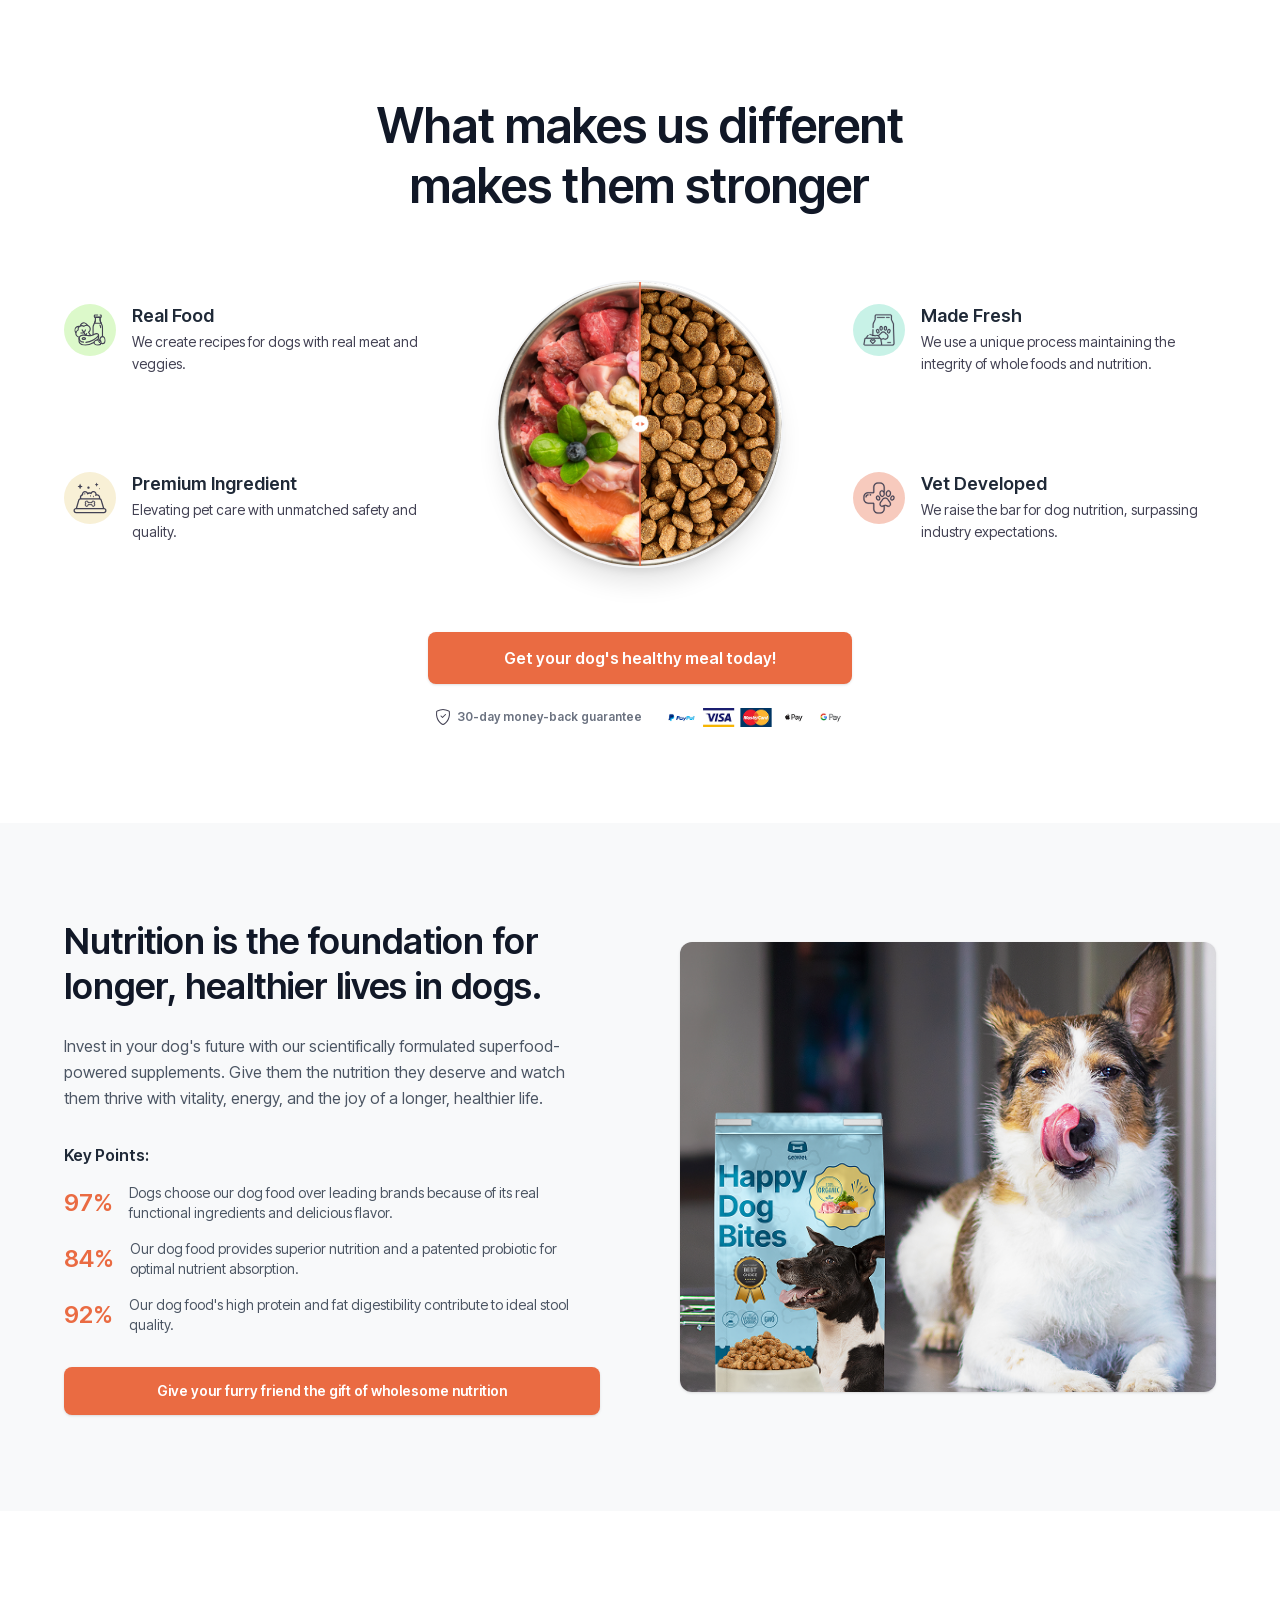
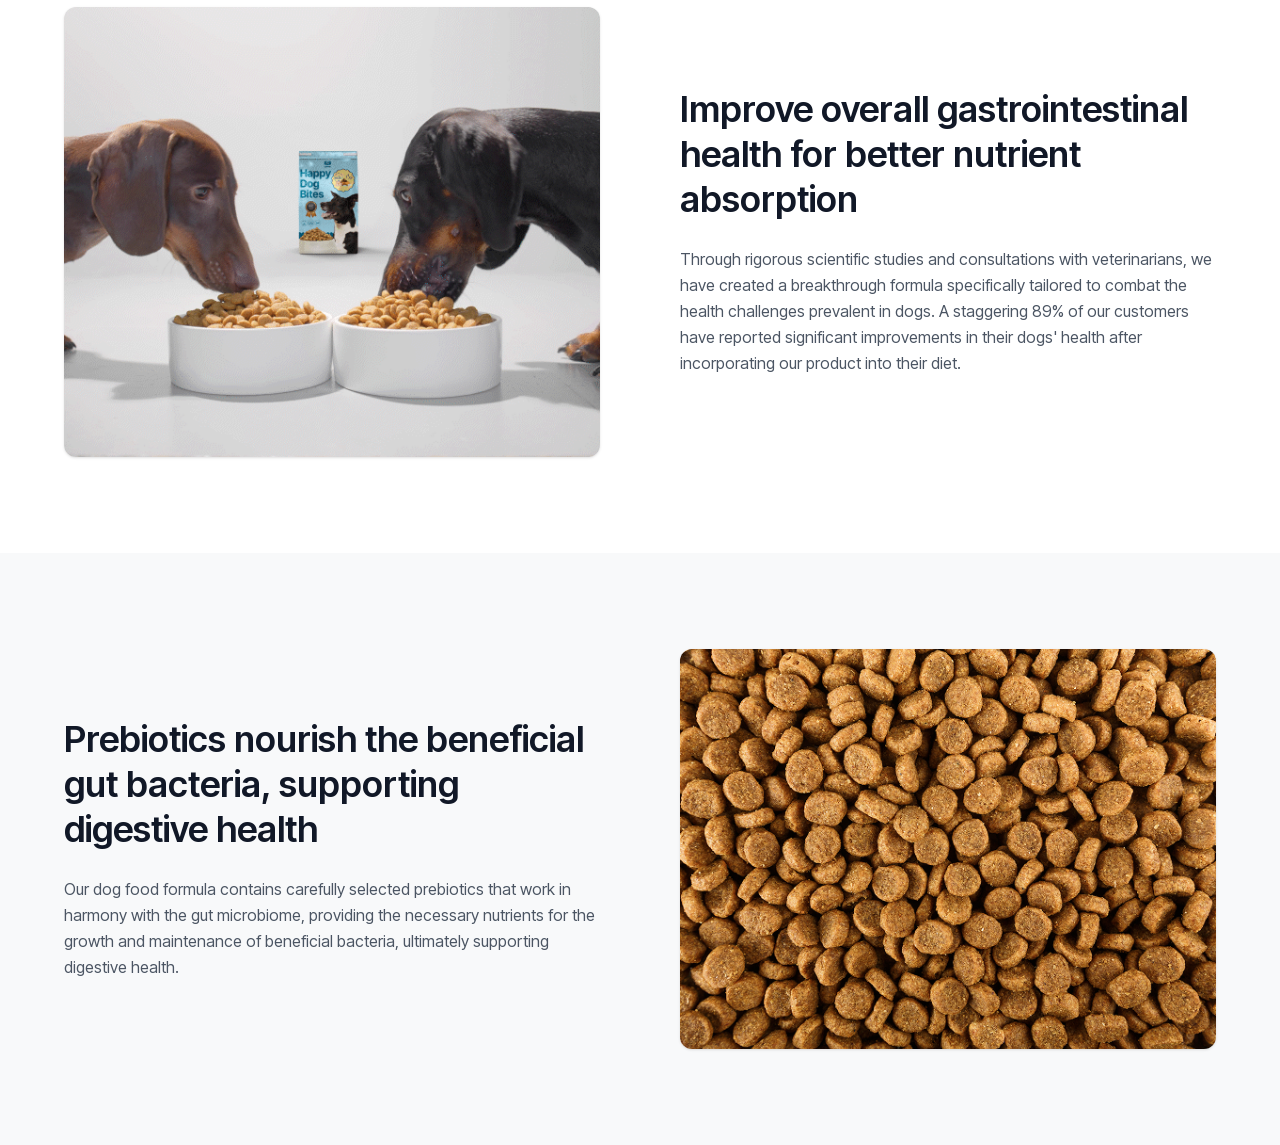
<file: index.html>
<!DOCTYPE html><html lang="en"><head><meta charSet="utf-8"/><meta name="viewport" content="width=device-width, initial-scale=1"/><link rel="preload" href="/_next/static/media/ab57efd000576a30-s.p.3fofz6dws3mg0.woff2" as="font" crossorigin="" type="font/woff2"/><link rel="preload" as="image" href="/profruit.png"/><link rel="stylesheet" href="/_next/static/chunks/0tq6dw6_k2uwd.css" data-precedence="next"/><link rel="preload" as="script" fetchPriority="low" href="/_next/static/chunks/3gc5yxu4ujymg.js"/><script src="/_next/static/chunks/3n3uy-1nmxjdi.js" async=""></script><script src="/_next/static/chunks/3j9pm5otqxm82.js" async=""></script><script src="/_next/static/chunks/turbopack-2f4oae3bsjw1a.js" async=""></script><script src="/_next/static/chunks/1d4h-sglyo8ft.js" async=""></script><script src="/_next/static/chunks/14mumt5_n0xhi.js" async=""></script><script src="/_next/static/chunks/38-eg79ffvdjm.js" async=""></script><meta name="next-size-adjust" content=""/><title>Premium Dog Food Nutrition</title><meta name="description" content="Made fresh and vet developed for stronger, healthier dogs."/><link rel="icon" href="/favicon.ico?favicon.2vob68tjqpejf.ico" sizes="256x256" type="image/x-icon"/><script src="/_next/static/chunks/0cz1d0mv5g_q7.js" noModule=""></script></head><body class="inter_tight_ff00e7a6-module__xKRicG__className bg-white text-[#4b5563] antialiased"><div hidden=""><!--$--><!--/$--></div><main class="min-h-screen flex flex-col"><section class="bg-white py-16 md:py-24 px-4"><div class="max-w-6xl mx-auto"><h1 class="text-3xl md:text-5xl font-semibold text-[#111827] text-center mb-16 leading-tight">What makes us different <br class="hidden md:block"/> makes them stronger</h1><div class="grid grid-cols-1 md:grid-cols-3 gap-y-12 md:gap-x-8 items-center"><div class="md:col-start-1 md:row-start-1"><div class="flex items-start gap-4 text-left"><div class="p-0 rounded-full mt-0 flex items-center justify-center w-13 h-13 text-[#424153]"><svg width="60" height="60" viewBox="0 0 60 60" fill="none" xmlns="http://www.w3.org/2000/svg"><rect width="60" height="60" rx="30" fill="#DCF9CA"></rect><mask id="mask0_4526_5613" class="mask-type:luminance" maskUnits="userSpaceOnUse" x="12" y="12" width="36" height="36"><path d="M12 12H48V48H12V12Z" fill="white"></path></mask><g mask="url(#mask0_4526_5613)"><path d="M26.9432 24.6862C26.8328 24.3709 26.6831 24.0636 26.4928 23.7709C25.2138 21.8037 22.5853 21.2437 20.622 22.5201C19.5781 23.1989 18.9332 24.26 18.75 25.4006" stroke="#424153" stroke-width="1.3" stroke-miterlimit="10" stroke-linecap="round" stroke-linejoin="round"></path><path d="M17.8193 25.9788C16.7097 25.6934 15.4899 25.8552 14.4547 26.5282C12.4914 27.8048 11.9366 30.4343 13.2156 32.4016C13.3756 32.6475 13.5565 32.8714 13.7546 33.0725" stroke="#424153" stroke-width="1.3" stroke-miterlimit="10" stroke-linecap="round" stroke-linejoin="round"></path><path d="M30.7541 36.3309L28.2981 32.5536C30.3072 31.2475 30.8747 28.5568 29.566 26.5438C28.2572 24.5309 25.5677 23.9578 23.5587 25.264C23.3427 25.4044 23.1444 25.5617 22.9623 25.7316C21.563 24.8034 19.6916 24.734 18.1966 25.706C16.7037 26.6767 16.0076 28.4119 16.2853 30.0655C16.0672 30.1604 15.8538 30.2735 15.6479 30.4074C13.639 31.7135 13.0713 34.4042 14.3801 36.4172C15.133 37.5752 16.3429 38.2565 17.6173 38.3774" stroke="#424153" stroke-width="1.3" stroke-miterlimit="10" stroke-linecap="round" stroke-linejoin="round"></path><path d="M20.8984 29.8333L24.8513 35.9131" stroke="#424153" stroke-width="1.3" stroke-miterlimit="10" stroke-linecap="round" stroke-linejoin="round"></path><path d="M19.4258 33.4054C21.8608 33.9242 24.247 32.3727 24.7609 29.9367" stroke="#424153" stroke-width="1.3" stroke-miterlimit="10" stroke-linecap="round" stroke-linejoin="round"></path><path d="M24.8516 35.9131C25.4831 35.5024 25.9576 34.8501 26.1257 34.053" stroke="#424153" stroke-width="1.3" stroke-miterlimit="10" stroke-linecap="round" stroke-linejoin="round"></path><path d="M44.3982 37.5327V27.2004C44.3982 26.1949 44.1904 25.2002 43.7877 24.2788L42.2544 20.7701C41.8517 19.8486 41.6439 18.854 41.6439 17.8484V15.4452H36.3051V17.8484C36.3051 18.854 36.0972 19.8486 35.6946 20.7701L34.1613 24.2788C33.7587 25.2002 33.5508 26.1949 33.5508 27.2004V35.5121" stroke="#424153" stroke-width="1.3" stroke-miterlimit="10" stroke-linecap="round" stroke-linejoin="round"></path><path d="M41.5195 24.348L41.8584 25.1234C42.1463 25.7824 42.2923 26.4813 42.2923 27.2004" stroke="#424153" stroke-width="1.3" stroke-miterlimit="10" stroke-linecap="round" stroke-linejoin="round"></path><path d="M38.8684 12.5274H35.8079C35.3801 12.5274 35.0332 12.8743 35.0332 13.3021V14.6706C35.0332 15.0985 35.3801 15.4453 35.8079 15.4453H42.1432C42.5711 15.4453 42.9178 15.0985 42.9178 14.6706V13.3021C42.9178 12.8743 42.5711 12.5274 42.1432 12.5274H41.6708" stroke="#424153" stroke-width="1.3" stroke-miterlimit="10" stroke-linecap="round" stroke-linejoin="round"></path><path d="M42.257 20.77C41.8543 19.8486 41.6465 18.8539 41.6465 17.8483V15.4452H36.3077V17.8483C36.3077 18.8539 36.0999 19.8486 35.6972 20.77L35.0703 22.2046H42.8839L42.257 20.77Z" stroke="#424153" stroke-width="1.3" stroke-miterlimit="10" stroke-linecap="round" stroke-linejoin="round"></path><path d="M38.5781 41.2173C39.209 40.5289 39.9586 39.5866 39.8579 38.7792L39.8671 38.7774V35.7729" stroke="#424153" stroke-width="1.3" stroke-miterlimit="10" stroke-linecap="round" stroke-linejoin="round"></path><path d="M17.4004 39.171V42.4099C17.3715 42.6506 17.372 42.8946 17.4004 43.1376C17.4954 43.95 17.8966 44.7511 18.5134 45.3785C19.6012 46.4849 21.2473 47.1019 22.9118 47.3426C26.6992 47.8901 30.5705 46.6442 33.7691 44.8219C34.0467 44.6637 34.3212 44.502 34.5914 44.3372" stroke="#424153" stroke-width="1.3" stroke-miterlimit="10" stroke-linecap="round" stroke-linejoin="round"></path><path d="M25.275 44.2275C28.2766 44.1122 31.2322 43.0314 33.7657 41.5881C35.6523 40.5133 37.3948 39.2775 38.5804 37.9836C39.432 37.0542 40.5001 35.6624 39.4005 34.7641C38.0253 33.6407 35.7174 34.4982 34.3401 35.1395C33.4444 35.5567 32.5639 36.0172 31.5891 36.273C30.0154 36.686 28.3215 36.5342 26.6957 36.3152C25.0698 36.0961 23.4262 35.8125 21.7912 35.9739C20.1562 36.1353 18.4892 36.834 17.7559 38.0968C17.004 39.3919 17.4224 41.0384 18.5101 42.1447C19.5043 43.1558 20.9651 43.7573 22.48 44.0371" stroke="#424153" stroke-width="1.3" stroke-miterlimit="10" stroke-linecap="round" stroke-linejoin="round"></path><path d="M24.873 39.884C24.873 40.4956 23.9859 40.9915 22.8916 40.9915C21.7972 40.9915 20.9102 40.4956 20.9102 39.884C20.9102 39.2724 21.7972 38.7765 22.8916 38.7765C23.9859 38.7765 24.873 39.2724 24.873 39.884Z" stroke="#424153" stroke-width="1.3" stroke-miterlimit="10" stroke-linecap="round" stroke-linejoin="round"></path><path d="M41.3789 41.7128C41.5584 39.6349 42.8489 37.6609 44.4142 37.6609C46.1024 37.6609 47.4709 39.9568 47.4709 42.203C47.4709 44.449 46.1024 45.7646 44.4142 45.7646C43.8553 45.7646 43.3315 45.6204 42.8806 45.346" stroke="#424153" stroke-width="1.3" stroke-miterlimit="10" stroke-linecap="round" stroke-linejoin="round"></path><path d="M39.179 41.3597C41.4252 41.3597 42.7409 42.7281 42.7409 44.4162C42.7409 46.1043 41.4252 47.4727 39.179 47.4727C36.9328 47.4727 34.6367 46.1043 34.6367 44.4162C34.6367 42.7281 36.9328 41.3597 39.179 41.3597Z" stroke="#424153" stroke-width="1.3" stroke-miterlimit="10" stroke-linecap="round" stroke-linejoin="round"></path><path d="M40.168 43.1885C40.6792 43.4358 40.9704 43.8728 40.9704 44.4453" stroke="#424153" stroke-width="1.3" stroke-miterlimit="10" stroke-linecap="round" stroke-linejoin="round"></path></g></svg></div><div><h3 class="font-semibold text-lg text-[#1f2937] leading-snug">Real Food</h3><p class="text-[#424153] text-sm leading-relaxed mt-0.5">We create recipes for dogs with real meat and veggies.</p></div></div></div><div class="md:col-start-3 md:row-start-1"><div class="flex items-start gap-4 text-left"><div class="p-0 rounded-full mt-0 flex items-center justify-center w-13 h-13 text-[#424153]"><svg width="60" height="60" viewBox="0 0 60 60" fill="none" xmlns="http://www.w3.org/2000/svg"><rect width="60" height="60" rx="30" fill="#C8F2E7"></rect><path d="M26.8112 29.6717C26.5698 30.0896 26.5058 30.5765 26.6307 31.0426L27.0391 32.5666C27.164 33.0327 27.4629 33.4223 27.8809 33.6636C28.1593 33.8243 28.4681 33.9064 28.7812 33.9064C28.9382 33.9064 29.0962 33.8858 29.2518 33.8441C29.7179 33.7192 30.1075 33.4203 30.3488 33.0024C30.5901 32.5845 30.6542 32.0976 30.5292 31.6314L30.1208 30.1074C29.9959 29.6413 29.697 29.2517 29.2791 29.0104C28.8613 28.7691 28.3745 28.705 27.9082 28.8299C27.442 28.9548 27.0524 29.2538 26.8112 29.6717ZM27.7245 30.199C27.825 30.0251 27.9871 29.9007 28.1811 29.8487C28.246 29.8314 28.3113 29.823 28.3755 29.823C28.7075 29.823 29.0121 30.0448 29.102 30.3804L29.5105 31.9045C29.5624 32.0985 29.5357 32.3011 29.4354 32.475C29.3349 32.649 29.1728 32.7734 28.9788 32.8253C28.5778 32.9328 28.1652 32.6941 28.0578 32.2937L27.6494 30.7697C27.5974 30.5756 27.6241 30.3729 27.7245 30.199Z" fill="#424153" stroke="#424153" stroke-width="0.25"></path><path d="M41.9881 28.8298C41.522 28.7051 41.0351 28.769 40.6172 29.0103C40.1993 29.2516 39.9004 29.6412 39.7755 30.1073L39.367 31.6314C39.2421 32.0975 39.3062 32.5843 39.5474 33.0023C39.7888 33.4201 40.1784 33.7191 40.6445 33.844C40.8001 33.8857 40.9581 33.9063 41.115 33.9063C41.428 33.9063 41.737 33.8242 42.0153 33.6635C42.4333 33.4222 42.7322 33.0326 42.8571 32.5665L43.2655 31.0424C43.3904 30.5763 43.3263 30.0895 43.0851 29.6716C42.8438 29.2537 42.4542 28.9547 41.9881 28.8298ZM42.2468 30.7695L41.8384 32.2935C41.7311 32.6939 41.3179 32.9327 40.9175 32.8251C40.7234 32.7732 40.5613 32.6487 40.4609 32.4748C40.3605 32.3009 40.3337 32.0983 40.3858 31.9043L40.7942 30.3802C40.8842 30.0447 41.1887 29.8229 41.5207 29.8229C41.5849 29.8229 41.6502 29.8312 41.7151 29.8486C41.9092 29.9006 42.0712 30.025 42.1717 30.1989C42.2721 30.3729 42.2988 30.5755 42.2468 30.7695Z" fill="#424153" stroke="#424153" stroke-width="0.25"></path><path d="M30.6484 27.3115V28.8893C30.6484 29.8854 31.4589 30.6959 32.455 30.6959C33.4512 30.6959 34.2616 29.8855 34.2616 28.8893V27.3115C34.2616 26.3153 33.4512 25.5049 32.455 25.5049C31.4589 25.5049 30.6484 26.3154 30.6484 27.3115ZM33.2069 27.3115V28.8893C33.2069 29.3039 32.8695 29.6412 32.455 29.6412C32.0404 29.6412 31.7031 29.3039 31.7031 28.8893V27.3115C31.7031 26.8969 32.0404 26.5596 32.455 26.5596C32.8696 26.5596 33.2069 26.8969 33.2069 27.3115Z" fill="#424153" stroke="#424153" stroke-width="0.25"></path><path d="M35.6328 27.3115V28.8893C35.6328 29.8854 36.4432 30.6959 37.4394 30.6959C38.4355 30.6959 39.246 29.8855 39.246 28.8893V27.3115C39.246 26.3153 38.4355 25.5049 37.4394 25.5049C36.4433 25.5049 35.6328 26.3154 35.6328 27.3115ZM38.1913 27.3115V28.8893C38.1913 29.3039 37.8541 29.6412 37.4395 29.6412C37.0249 29.6412 36.6876 29.3039 36.6876 28.8893V27.3115C36.6876 26.8969 37.0249 26.5596 37.4395 26.5596C37.8541 26.5596 38.1913 26.8969 38.1913 27.3115Z" fill="#424153" stroke="#424153" stroke-width="0.25"></path><path d="M22.9932 41.306L22.873 41.4263L22.7528 41.306C22.4156 40.9689 21.9672 40.7832 21.4904 40.7832C21.0135 40.7832 20.5652 40.9689 20.228 41.3061C19.8908 41.6433 19.7051 42.0916 19.7051 42.5686C19.7051 43.0454 19.8908 43.4938 20.228 43.831L22.261 45.864C22.4298 46.0327 22.6514 46.117 22.873 46.117C23.0946 46.117 23.3163 46.0326 23.4851 45.8639L25.518 43.831C25.8552 43.4938 26.0409 43.0454 26.0409 42.5686C26.0409 42.0917 25.8552 41.6433 25.518 41.3061C24.822 40.61 23.6893 40.6101 22.9932 41.306ZM24.7722 43.0852L22.873 44.9844L20.9738 43.0852C20.6889 42.8003 20.6889 42.3368 20.9738 42.0519C21.1117 41.9139 21.2952 41.8379 21.4904 41.8379C21.6856 41.8379 21.8691 41.9139 22.007 42.0519L22.5001 42.545C22.7062 42.7509 23.04 42.7509 23.2459 42.545L23.739 42.0519C24.0239 41.7672 24.4873 41.767 24.7722 42.0519C25.0571 42.3367 25.0571 42.8003 24.7722 43.0852Z" fill="#424153" stroke="#424153" stroke-width="0.25"></path><path d="M39.4453 44.519C39.4453 44.8103 39.6814 45.0464 39.9727 45.0464H43.355C43.6463 45.0464 43.8824 44.8103 43.8824 44.519C43.8824 44.2278 43.6463 43.9917 43.355 43.9917H39.9727C39.6814 43.9917 39.4453 44.2278 39.4453 44.519Z" fill="#424153" stroke="#424153" stroke-width="0.25"></path><path d="M45.4099 48C46.0802 48 46.7062 47.7349 47.1726 47.2536C47.6391 46.7723 47.8843 46.1383 47.8633 45.4685L47.1661 23.2233C47.1563 22.911 47.0842 22.609 46.9515 22.3259L44.9583 18.0687C44.8824 17.9065 44.8423 17.7261 44.8423 17.547V13.6837C44.8423 12.7553 44.087 12 43.1586 12H26.7375C25.8091 12 25.0538 12.7553 25.0538 13.6837V17.547C25.0538 17.7261 25.0137 17.9065 24.9378 18.0687L22.9444 22.3259C22.8119 22.609 22.7397 22.9109 22.7299 23.2232L22.6039 27.2465C22.5947 27.5376 22.8233 27.781 23.1144 27.7901C23.1201 27.7903 23.1257 27.7904 23.1312 27.7904C23.4149 27.7904 23.6491 27.565 23.658 27.2795L23.7841 23.2563C23.7893 23.0881 23.8282 22.9255 23.8996 22.7731L25.8929 18.5159C26.0339 18.2147 26.1085 17.8797 26.1085 17.547V13.6837C26.1085 13.3369 26.3907 13.0547 26.7375 13.0547H43.1586C43.5055 13.0547 43.7876 13.3369 43.7876 13.6837V17.547C43.7876 17.8797 43.8622 18.2148 44.0032 18.5159L45.9964 22.7731C46.0679 22.9256 46.1067 23.0881 46.112 23.2563L46.8092 45.5016C46.8212 45.8837 46.6813 46.2452 46.4153 46.5196C46.1493 46.7941 45.7922 46.9453 45.4099 46.9453H33.5221C33.6117 46.692 33.6367 46.4173 33.5891 46.1455L32.7236 41.1942C33.3311 41.193 33.928 41.0444 34.4616 40.7595C34.7662 40.5968 35.13 40.5969 35.4345 40.7595C36.0298 41.0775 36.7039 41.2261 37.3839 41.1889C39.2998 41.0848 40.8373 39.4994 40.8843 37.5796C40.9227 36.0107 39.964 34.581 38.4986 34.0222C38.4 33.9845 38.3187 33.9096 38.2699 33.8111C37.6388 32.5399 36.3659 31.7503 34.948 31.7503C33.5301 31.7503 32.2572 32.5399 31.6261 33.8111C31.5773 33.9096 31.496 33.9845 31.3974 34.0222C30.4011 34.4021 29.6288 35.188 29.2561 36.1596C28.7067 35.8395 28.069 35.6552 27.3886 35.6552C26.6932 35.6552 26.0279 35.8436 25.4441 36.2031C24.8888 35.8897 24.2651 35.7255 23.62 35.7255C23.5442 35.7255 23.4686 35.7285 23.3931 35.7331L23.5861 29.5778C23.5952 29.2868 23.3666 29.0433 23.0755 29.0343C23.0699 29.034 23.0643 29.034 23.0587 29.034C22.7751 29.034 22.5409 29.2593 22.5319 29.5448L22.3464 35.465C21.6156 35.0368 20.7798 34.8067 19.9226 34.8067C19.7774 34.8067 19.6304 34.8133 19.486 34.8263C19.1959 34.8525 18.982 35.1089 19.0082 35.3989C19.0343 35.689 19.2916 35.9027 19.5807 35.8767C19.6938 35.8665 19.8088 35.8613 19.9226 35.8613C20.8242 35.8613 21.6958 36.1874 22.3767 36.7795C22.5122 36.8972 22.6982 36.938 22.8705 36.8877C23.1148 36.8163 23.3669 36.7802 23.62 36.7802C24.1718 36.7802 24.7017 36.9479 25.1525 37.265C25.3406 37.3974 25.5924 37.3927 25.7753 37.2534C26.2426 36.8978 26.8005 36.7099 27.3886 36.7099C28.6968 36.7099 29.7874 37.6567 30.0128 38.9008H16.247C16.4201 37.989 16.9253 37.1719 17.6833 36.6047C17.9166 36.4303 17.9642 36.0998 17.7898 35.8666C17.6153 35.6334 17.2849 35.5858 17.0516 35.7602C16.0258 36.5276 15.3603 37.6526 15.177 38.9008H14.7524C13.9821 38.9008 13.3268 39.4515 13.1941 40.2104L12.1566 46.1455C12.0759 46.6069 12.2025 47.0771 12.5038 47.4357C12.8051 47.7943 13.2466 47.9999 13.715 47.9999H45.4099V48ZM31.7732 35.0077C32.1205 34.8753 32.4037 34.6169 32.5709 34.2801C33.0226 33.3702 33.9335 32.805 34.9481 32.805C35.9627 32.805 36.8735 33.3702 37.3253 34.2801C37.4925 34.6169 37.7758 34.8753 38.1229 35.0077C39.1715 35.4075 39.8575 36.4308 39.8299 37.5538C39.7963 38.9272 38.6969 40.0614 37.3267 40.1358C36.8393 40.1623 36.3567 40.0563 35.9313 39.8292C35.3157 39.5003 34.5804 39.5003 33.9648 39.8292C33.5394 40.0563 33.0567 40.1623 32.5693 40.1358C32.5578 40.1352 32.5465 40.1355 32.5351 40.1356C32.3798 39.4442 31.7866 38.9429 31.0798 38.9047C30.9808 38.127 30.6418 37.4232 30.1383 36.8713C30.3396 36.0244 30.949 35.322 31.7732 35.0077ZM13.3113 46.7572C13.2094 46.6359 13.1683 46.4832 13.1956 46.3271L14.2331 40.392C14.2773 40.139 14.4958 39.9554 14.7526 39.9554H30.9934C31.2501 39.9554 31.4686 40.139 31.5128 40.392L32.5504 46.3271C32.5776 46.4832 32.5365 46.6359 32.4346 46.7572C32.3327 46.8785 32.1894 46.9453 32.031 46.9453H13.715C13.5566 46.9453 13.4132 46.8785 13.3113 46.7572Z" fill="#424153" stroke="#424153" stroke-width="0.25"></path><path d="M41.8106 14.9302H38.5898C38.2985 14.9302 38.0625 15.1663 38.0625 15.4575C38.0625 15.7488 38.2985 15.9849 38.5898 15.9849H41.8106C42.1019 15.9849 42.3379 15.7488 42.3379 15.4575C42.3379 15.1663 42.1019 14.9302 41.8106 14.9302Z" fill="#424153" stroke="#424153" stroke-width="0.25"></path><path d="M36.291 14.9302H28.0858C27.7944 14.9302 27.5584 15.1663 27.5584 15.4575C27.5584 15.7488 27.7944 15.9849 28.0858 15.9849H36.291C36.5823 15.9849 36.8184 15.7488 36.8184 15.4575C36.8184 15.1663 36.5822 14.9302 36.291 14.9302Z" fill="#424153" stroke="#424153" stroke-width="0.25"></path></svg></div><div><h3 class="font-semibold text-lg text-[#1f2937] leading-snug">Made Fresh</h3><p class="text-[#424153] text-sm leading-relaxed mt-0.5">We use a unique process maintaining the integrity of whole foods and nutrition.</p></div></div></div><div class="md:col-start-2 md:row-start-1 md:row-span-2 flex justify-center items-center py-6 md:py-0"><div class="relative w-64 h-64 md:w-72 md:h-72 rounded-full border-2 border-gray-100 shadow-xl overflow-hidden"><img alt="Half raw meat half dry dog food" decoding="async" data-nimg="fill" class="object-cover" style="position:absolute;height:100%;width:100%;left:0;top:0;right:0;bottom:0;color:transparent" src="/profruit.png"/></div></div><div class="md:col-start-1 md:row-start-2"><div class="flex items-start gap-4 text-left"><div class="p-0 rounded-full mt-0 flex items-center justify-center w-13 h-13 text-[#424153]"><svg width="60" height="60" viewBox="0 0 60 60" fill="none" xmlns="http://www.w3.org/2000/svg"><rect width="60" height="60" rx="30" fill="#F8F0D6"></rect><path d="M23.9805 25.968C24.3925 25.968 24.7264 25.634 24.7264 25.222C24.7264 24.8101 24.3925 24.4761 23.9805 24.4761C23.5685 24.4761 23.2345 24.8101 23.2345 25.222C23.2345 25.634 23.5685 25.968 23.9805 25.968Z" fill="#424153"></path><path d="M18.8273 13.8451L19.4401 15.5681C19.4663 15.6419 19.5182 15.7004 19.5838 15.7299L21.1146 16.4196C21.3309 16.5171 21.3309 16.8617 21.1146 16.959L19.5838 17.6487C19.5182 17.6783 19.4663 17.7368 19.4401 17.8105L18.8273 19.5334C18.7408 19.7769 18.4346 19.7769 18.348 19.5334L17.7353 17.8105C17.709 17.7367 17.6571 17.6782 17.5916 17.6487L16.0608 16.959C15.8445 16.8616 15.8445 16.517 16.0608 16.4196L17.5916 15.7299C17.6571 15.7004 17.7091 15.6419 17.7353 15.5681L18.348 13.8451C18.4346 13.6018 18.7407 13.6018 18.8273 13.8451Z" fill="#424153"></path><path d="M37.8347 12.4396L38.2892 13.7177C38.3086 13.7724 38.3471 13.8158 38.3957 13.8377L39.5313 14.3493C39.6917 14.4216 39.6917 14.6772 39.5313 14.7495L38.3957 15.2611C38.3471 15.283 38.3086 15.3263 38.2892 15.3811L37.8347 16.6592C37.7705 16.8398 37.5434 16.8398 37.4792 16.6592L37.0246 15.3811C37.0052 15.3264 36.9667 15.283 36.9181 15.2611L35.7825 14.7495C35.6221 14.6772 35.6221 14.4216 35.7825 14.3493L36.9181 13.8377C36.9667 13.8158 37.0052 13.7724 37.0246 13.7177L37.4792 12.4396C37.5434 12.2591 37.7704 12.2591 37.8347 12.4396Z" fill="#424153"></path><path d="M28.2327 19.3828C28.9716 19.3828 29.5707 18.7838 29.5707 18.0448C29.5707 17.3058 28.9716 16.7068 28.2327 16.7068C27.4937 16.7068 26.8947 17.3058 26.8947 18.0448C26.8947 18.7838 27.4937 19.3828 28.2327 19.3828Z" fill="#424153"></path><path d="M40.9328 19.8917C41.2516 19.8917 41.51 19.6333 41.51 19.3145C41.51 18.9957 41.2516 18.7373 40.9328 18.7373C40.614 18.7373 40.3556 18.9957 40.3556 19.3145C40.3556 19.6333 40.614 19.8917 40.9328 19.8917Z" fill="#424153"></path><path d="M46.4302 41.4868L43.6472 32.2156C43.3593 31.2566 42.6235 30.5417 41.7058 30.2678C41.7766 29.9839 41.8148 29.6874 41.8148 29.3818C41.8148 27.3543 40.1653 25.7048 38.1377 25.7048C37.9925 25.7048 37.848 25.7133 37.7047 25.7303C37.709 25.6579 37.7112 25.5854 37.7112 25.5128C37.7112 23.4853 36.0617 21.8357 34.0342 21.8357C32.6418 21.8357 31.4153 22.5981 30.7907 23.7746C30.336 23.5801 29.8431 23.4772 29.3444 23.4772C28.7371 23.4772 28.1418 23.6301 27.6131 23.9122C27.0134 22.6747 25.7436 21.8357 24.3028 21.8357C22.2752 21.8357 20.6257 23.4853 20.6257 25.5128C20.6257 25.5808 20.6276 25.6487 20.6314 25.7165C19.2346 26.2523 18.2809 27.5973 18.2809 29.1474C18.2809 29.5238 18.3382 29.887 18.4439 30.2292C17.4536 30.4733 16.634 31.2322 16.3411 32.2395L13.6534 41.4791C12.1702 41.6004 11.0001 42.8455 11.0001 44.3595V44.8048C11.0001 46.3989 12.297 47.6958 13.8912 47.6958H46.109C47.703 47.6958 49 46.3989 49 44.8048V44.3595C48.9999 42.874 47.8736 41.6471 46.4302 41.4868ZM21.5915 26.9934C21.7979 26.9586 21.9803 26.8386 22.094 26.6627C22.2076 26.4868 22.2422 26.2713 22.1891 26.0687C22.1416 25.8877 22.1176 25.7007 22.1176 25.5128C22.1176 24.3078 23.0979 23.3276 24.3028 23.3276C25.4023 23.3276 26.334 24.1491 26.4701 25.2385C26.5059 25.5252 26.7041 25.7656 26.9788 25.8552C27.2535 25.9449 27.5553 25.8678 27.7534 25.6573C28.1713 25.2135 28.7362 24.969 29.3443 24.969C29.8458 24.969 30.3177 25.1348 30.709 25.4483C30.9097 25.6092 31.1792 25.6553 31.422 25.5702C31.6647 25.4852 31.8467 25.2811 31.9032 25.0301C32.1255 24.0436 33.0217 23.3276 34.0342 23.3276C35.2391 23.3276 36.2194 24.3078 36.2194 25.5128C36.2194 25.8678 36.1364 26.2069 35.9728 26.5208C35.8184 26.8169 35.8795 27.1794 36.1225 27.4085C36.3654 27.6374 36.731 27.6772 37.0175 27.5056C37.355 27.3034 37.7425 27.1966 38.1378 27.1966C39.3427 27.1966 40.3229 28.1768 40.3229 29.3818C40.3229 29.6504 40.2734 29.9075 40.1843 30.1453H20.0151C19.8605 29.8459 19.7727 29.5068 19.7727 29.1472C19.7727 28.0769 20.5376 27.1711 21.5915 26.9934ZM17.7735 32.6561C17.948 32.0562 18.5062 31.6373 19.1309 31.6373H40.8643C41.4933 31.6373 42.0375 32.0421 42.2183 32.6445L44.867 41.4685H15.2102L17.7735 32.6561ZM47.508 44.8048C47.508 45.5763 46.8804 46.2039 46.1089 46.2039H13.8912C13.1197 46.2039 12.4921 45.5763 12.4921 44.8048V44.3595C12.4921 43.588 13.1197 42.9604 13.8912 42.9604H46.109C46.8804 42.9604 47.5081 43.588 47.5081 44.3595L47.508 44.8048Z" fill="#424153"></path><path d="M33.7802 39.9819C32.7276 39.9819 31.8516 39.2109 31.6871 38.2041H28.3117C28.1472 39.2109 27.2712 39.9819 26.2186 39.9819C25.0492 39.9819 24.0978 39.0305 24.0978 37.8611C24.0978 37.3889 24.2533 36.9379 24.5347 36.5713C24.2533 36.2047 24.0978 35.7538 24.0978 35.2815C24.0978 34.112 25.0492 33.1606 26.2186 33.1606C27.2712 33.1606 28.1472 33.9316 28.3117 34.9385H31.6871C31.8515 33.9316 32.7275 33.1606 33.7802 33.1606C34.9496 33.1606 35.9009 34.112 35.9009 35.2815C35.9009 35.7538 35.7454 36.2047 35.464 36.5713C35.7454 36.938 35.9009 37.3889 35.9009 37.8611C35.901 39.0305 34.9496 39.9819 33.7802 39.9819ZM27.8883 37.3089H32.1105C32.2339 37.3089 32.3519 37.3599 32.4364 37.4498C32.521 37.5397 32.5648 37.6606 32.5572 37.7838C32.5556 37.8094 32.5544 37.8351 32.5544 37.8611C32.5544 38.537 33.1043 39.0868 33.7801 39.0868C34.4559 39.0868 35.0057 38.537 35.0057 37.8611C35.0057 37.4946 34.8435 37.1503 34.5606 36.9162C34.4578 36.8311 34.3984 36.7047 34.3984 36.5713C34.3984 36.4379 34.4579 36.3114 34.5606 36.2264C34.8435 35.9924 35.0057 35.6479 35.0057 35.2814C35.0057 34.6056 34.4559 34.0558 33.7801 34.0558C33.1043 34.0558 32.5544 34.6056 32.5544 35.2814C32.5544 35.3074 32.5556 35.3332 32.5572 35.3587C32.5648 35.4819 32.521 35.6028 32.4364 35.6927C32.3519 35.7826 32.2339 35.8335 32.1105 35.8335H27.8883C27.7648 35.8335 27.6467 35.7825 27.5621 35.6925C27.4775 35.6024 27.4339 35.4815 27.4416 35.3582C27.4432 35.3328 27.4443 35.3072 27.4443 35.2814C27.4443 34.6055 26.8945 34.0557 26.2186 34.0557C25.5428 34.0557 24.993 34.6055 24.993 35.2814C24.993 35.6479 25.1552 35.9923 25.438 36.2263C25.5408 36.3114 25.6003 36.4378 25.6003 36.5712C25.6003 36.7046 25.5408 36.831 25.438 36.9161C25.1552 37.1501 24.993 37.4945 24.993 37.861C24.993 38.5369 25.5428 39.0867 26.2186 39.0867C26.8945 39.0867 27.4443 38.5369 27.4443 37.861C27.4443 37.8352 27.4432 37.8096 27.4416 37.7842C27.4339 37.661 27.4775 37.54 27.5621 37.4499C27.6468 37.36 27.7648 37.3089 27.8883 37.3089Z" fill="#424153" stroke="#424153" stroke-width="0.25"></path><path d="M30.5455 28.571C30.2983 28.571 30.0978 28.3706 30.0978 28.1234V27.2208C30.0978 26.9737 30.2982 26.7732 30.5455 26.7732C30.7926 26.7732 30.9931 26.9736 30.9931 27.2208V28.1234C30.993 28.3705 30.7926 28.571 30.5455 28.571Z" fill="#424153"></path><path d="M33.8637 29.2767C33.6165 29.2767 33.4161 29.0763 33.4161 28.8292V27.9266C33.4161 27.6795 33.6165 27.479 33.8637 27.479C34.1108 27.479 34.3113 27.6794 34.3113 27.9266V28.8292C34.3113 29.0763 34.1108 29.2767 33.8637 29.2767Z" fill="#424153"></path></svg></div><div><h3 class="font-semibold text-lg text-[#1f2937] leading-snug">Premium Ingredient</h3><p class="text-[#424153] text-sm leading-relaxed mt-0.5">Elevating pet care with unmatched safety and quality.</p></div></div></div><div class="md:col-start-3 md:row-start-2"><div class="flex items-start gap-4 text-left"><div class="p-0 rounded-full mt-0 flex items-center justify-center w-13 h-13 text-[#424153]"><svg width="60" height="60" viewBox="0 0 60 60" fill="none" xmlns="http://www.w3.org/2000/svg"><rect width="60" height="60" rx="30" fill="#F7CABD"></rect><path d="M11.998 31.1999C12.0016 34.1807 14.4171 36.5963 17.3979 36.5999H23.3979V42.5999C23.4016 45.5807 25.8171 47.9962 28.7979 47.9998H31.1979C34.1787 47.9962 36.5942 45.5807 36.5979 42.5999V39.0665C36.7944 39.0201 36.9959 38.9978 37.1979 38.9999C37.7357 38.9891 38.2606 39.1653 38.6829 39.4985C39.3089 39.9652 40.0717 40.2118 40.8524 40.1999C42.0247 40.246 43.0981 39.5459 43.5284 38.4545C44.1095 36.8196 43.6938 34.9961 42.4616 33.7745C41.966 33.249 41.5368 32.6647 41.1836 32.0345C40.3904 30.7391 39.5709 29.3999 37.1979 29.3999C34.8249 29.3999 34.0053 30.7391 33.2121 32.0339C32.8589 32.6641 32.4297 33.2484 31.9341 33.7739C30.7019 34.9955 30.2863 36.819 30.8673 38.4539C31.2975 39.5455 32.3708 40.2459 33.5433 40.1999C34.1971 40.2156 34.8413 40.0411 35.3979 39.6977V42.5999C35.3952 44.9184 33.5164 46.7972 31.1979 46.7999H28.7979C26.4794 46.7972 24.6006 44.9184 24.5979 42.5999V36.5999C24.5979 35.9372 24.0607 35.3999 23.3979 35.3999H17.3979C15.0795 35.3973 13.2006 33.5184 13.198 31.1999V28.7999C13.2006 26.4814 15.0795 24.6026 17.3979 24.5999H23.3979C24.0607 24.5999 24.5979 24.0627 24.5979 23.4V17.4C24.6006 15.0815 26.4794 13.2026 28.7979 13.2H31.1979C33.5164 13.2026 35.3952 15.0815 35.3979 17.4V21.9936C34.8114 21.3031 33.9223 20.9462 33.0213 21.0396C32.1514 21.1884 31.4092 21.753 31.0335 22.5516C30.6044 23.4091 30.455 24.3796 30.6063 25.3265C30.7278 26.2779 31.1446 27.1672 31.7979 27.8693C32.3079 28.4339 33.0269 28.7648 33.7875 28.7849C33.9023 28.7848 34.017 28.7766 34.1307 28.7603C35.0006 28.6115 35.7428 28.0469 36.1185 27.2483C36.442 26.6145 36.6065 25.9115 36.5979 25.1999V17.4C36.5942 14.4192 34.1787 12.0036 31.1979 12H28.7979C25.8171 12.0036 23.4016 14.4192 23.3979 17.4V23.4H17.3979C14.4171 23.4036 12.0016 25.8191 11.998 28.7999L11.998 31.1999ZM33.5433 38.9999C32.8582 39.0455 32.2233 38.6392 31.9779 37.9979C31.593 36.8123 31.9026 35.5111 32.7801 34.6259C33.3451 34.0337 33.8344 33.3737 34.2369 32.6609C34.9953 31.4195 35.4975 30.5999 37.1979 30.5999C38.8983 30.5999 39.4005 31.4195 40.16 32.6609C40.5625 33.3737 41.0518 34.0337 41.6168 34.6259C42.4939 35.5114 42.803 36.8126 42.4178 37.9979C42.1724 38.6392 41.5376 39.0455 40.8524 38.9999C40.3053 39.0123 39.771 38.8339 39.3411 38.4953C38.0627 37.5681 36.333 37.5681 35.0547 38.4953C34.6248 38.8339 34.0904 39.0123 33.5433 38.9999ZM35.0571 26.6879C34.8812 27.162 34.4601 27.5019 33.9596 27.5738C33.4591 27.6458 32.9594 27.4382 32.6571 27.0329C32.1803 26.5128 31.8782 25.8566 31.7931 25.1561C31.6769 24.4601 31.7818 23.7452 32.0931 23.112C32.2939 22.657 32.7027 22.3274 33.1899 22.2276C34.1583 22.0902 35.1477 23.1954 35.3559 24.6437C35.3819 24.8246 35.3954 25.007 35.3961 25.1897V25.1999C35.4058 25.7161 35.2894 26.2269 35.0571 26.6879Z" fill="#424153" stroke="#424153" stroke-width="0.25"></path><path d="M27.6184 27.402C26.4274 27.9792 26.0458 29.6598 26.767 31.149C27.2201 32.2035 28.2243 32.9166 29.3692 32.997C29.6691 32.9984 29.9655 32.9312 30.2356 32.8008C31.4266 32.2236 31.8082 30.5424 31.0864 29.0544C30.3646 27.5664 28.8094 26.8248 27.6184 27.402ZM29.7124 31.722C29.1256 32.0064 28.2724 31.5036 27.847 30.6258C27.4216 29.748 27.5566 28.7658 28.1416 28.4826C28.2539 28.4287 28.377 28.4014 28.5016 28.4028C29.1787 28.4956 29.7541 28.9445 30.0088 29.5788C30.4324 30.456 30.298 31.4406 29.7124 31.722Z" fill="#424153" stroke="#424153" stroke-width="0.25"></path><path d="M40.2649 28.7604C40.3786 28.7766 40.4933 28.7848 40.6081 28.785C41.3686 28.7645 42.0876 28.4337 42.5977 27.8694C43.2511 27.1672 43.6678 26.2779 43.7893 25.3266C43.9406 24.3797 43.7912 23.4091 43.3621 22.5516C42.9865 21.753 42.2442 21.1884 41.3743 21.0396C39.7393 20.8044 38.1559 22.3446 37.8499 24.4734C37.6992 25.4203 37.8486 26.3906 38.2771 27.2484C38.6528 28.0469 39.3951 28.6115 40.2649 28.7604ZM39.0379 24.6438C39.2347 23.2776 40.1275 22.2156 41.0389 22.2156C41.0941 22.2157 41.1493 22.2197 41.2039 22.2276C41.6911 22.3274 42.0999 22.657 42.3007 23.112C42.612 23.7453 42.7169 24.4602 42.6007 25.1562C42.5156 25.8566 42.2135 26.5128 41.7367 27.033C41.4344 27.4383 40.9347 27.6458 40.4342 27.5739C39.9337 27.5019 39.5126 27.162 39.3367 26.688C39.0261 26.0545 38.9217 25.3397 39.0379 24.6438Z" fill="#424153" stroke="#424153" stroke-width="0.25"></path><path d="M44.1569 32.8008C44.427 32.9312 44.7233 32.9984 45.0233 32.997C46.1683 32.9163 47.1724 32.203 47.6255 31.1484C48.3455 29.6598 47.9651 27.9792 46.7741 27.402C45.5831 26.8248 44.0279 27.5664 43.3061 29.0544C42.5843 30.5424 42.9683 32.2236 44.1569 32.8008ZM45.8969 28.4022C46.0214 28.4008 46.1446 28.4281 46.2569 28.482C46.8419 28.7652 46.9769 29.7474 46.5515 30.6252C46.1261 31.503 45.2711 32.0052 44.6867 31.7214C44.1023 31.4376 43.9667 30.456 44.3921 29.5782C44.6464 28.9446 45.2206 28.4958 45.8969 28.4022Z" fill="#424153" stroke="#424153" stroke-width="0.25"></path><path d="M15.5984 28.8C15.5984 27.8059 16.4042 27 17.3983 27C17.7297 27 17.9983 26.7314 17.9983 26.4C17.9983 26.0687 17.7297 25.8 17.3983 25.8C15.7423 25.802 14.4003 27.144 14.3984 28.8C14.3984 29.1314 14.667 29.4 14.9984 29.4C15.3297 29.4 15.5984 29.1314 15.5984 28.8Z" fill="#424153" stroke="#424153" stroke-width="0.25"></path><path d="M20.3978 27.0004C20.7294 27.0004 20.9981 26.7317 20.9981 26.4001C20.9981 26.0686 20.7294 25.7998 20.3978 25.7998H19.7975C19.466 25.7998 19.1972 26.0686 19.1972 26.4001C19.1972 26.7317 19.466 27.0004 19.7975 27.0004H20.3978Z" fill="#424153" stroke="#424153" stroke-width="0.25"></path></svg></div><div><h3 class="font-semibold text-lg text-[#1f2937] leading-snug">Vet Developed</h3><p class="text-[#424153] text-sm leading-relaxed mt-0.5">We raise the bar for dog nutrition, surpassing industry expectations.</p></div></div></div></div><div class="mt-16 flex flex-col items-center gap-6"><button class="bg-[#ea6b42] hover:bg-[#d45a33] text-white font-semibold py-3.5 px-8 rounded-lg transition-all duration-200 shadow-sm hover:shadow-md cursor-pointer px-19">Get your dog&#x27;s healthy meal today!</button><div class="flex flex-wrap items-center justify-center gap-6 text-xs font-semibold text-[#6b7280]"><div class="flex items-center gap-1.5"><svg width="16" height="16" viewBox="0 0 16 16" fill="none" xmlns="http://www.w3.org/2000/svg"><path d="M5.33801 1.59C4.38559 1.85248 3.43965 2.1379 2.50101 2.446C2.41529 2.47376 2.3391 2.52504 2.28111 2.59399C2.22312 2.66295 2.18567 2.7468 2.17301 2.836C1.61901 6.993 2.89901 10.026 4.42601 12.024C5.07252 12.8784 5.84341 13.6311 6.71301 14.257C7.05901 14.501 7.36501 14.677 7.60601 14.79C7.72601 14.847 7.82401 14.885 7.89901 14.908C7.93181 14.9195 7.96562 14.9279 8.00001 14.933C8.03398 14.9275 8.06743 14.9191 8.10001 14.908C8.17601 14.885 8.27401 14.847 8.39401 14.79C8.63401 14.677 8.94101 14.5 9.28701 14.257C10.1566 13.6311 10.9275 12.8784 11.574 12.024C13.101 10.027 14.381 6.993 13.827 2.836C13.8145 2.74676 13.777 2.66285 13.719 2.59388C13.661 2.52491 13.5848 2.47366 13.499 2.446C12.848 2.233 11.749 1.886 10.662 1.591C9.55201 1.29 8.53101 1.067 8.00001 1.067C7.47001 1.067 6.44801 1.29 5.33801 1.591V1.59ZM5.07201 0.56C6.15701 0.265 7.31001 0 8.00001 0C8.69001 0 9.84301 0.265 10.928 0.56C12.038 0.86 13.157 1.215 13.815 1.43C14.0901 1.52085 14.334 1.68747 14.5187 1.9107C14.7034 2.13394 14.8213 2.40474 14.859 2.692C15.455 7.169 14.072 10.487 12.394 12.682C11.6824 13.621 10.834 14.4479 9.87701 15.135C9.5461 15.3728 9.19549 15.5819 8.82901 15.76C8.54901 15.892 8.24801 16 8.00001 16C7.75201 16 7.45201 15.892 7.17101 15.76C6.80452 15.5819 6.45391 15.3728 6.12301 15.135C5.16603 14.4478 4.31759 13.621 3.60601 12.682C1.92801 10.487 0.545005 7.169 1.14101 2.692C1.17869 2.40474 1.29665 2.13394 1.48132 1.9107C1.666 1.68747 1.9099 1.52085 2.18501 1.43C3.1402 1.11681 4.10281 0.826725 5.07201 0.56Z" fill="#424153"></path><path d="M10.8546 5.14687C10.9012 5.19331 10.9381 5.24849 10.9633 5.30923C10.9885 5.36998 11.0015 5.4351 11.0015 5.50087C11.0015 5.56663 10.9885 5.63175 10.9633 5.6925C10.9381 5.75324 10.9012 5.80842 10.8546 5.85487L7.85461 8.85487C7.80817 8.90143 7.75299 8.93837 7.69225 8.96358C7.6315 8.98878 7.56638 9.00176 7.50061 9.00176C7.43484 9.00176 7.36972 8.98878 7.30898 8.96358C7.24823 8.93837 7.19306 8.90143 7.14661 8.85487L5.64661 7.35487C5.60012 7.30838 5.56325 7.25319 5.53809 7.19245C5.51293 7.13171 5.49998 7.06661 5.49998 7.00087C5.49998 6.93512 5.51293 6.87002 5.53809 6.80928C5.56325 6.74854 5.60012 6.69335 5.64661 6.64687C5.6931 6.60038 5.74829 6.5635 5.80903 6.53834C5.86977 6.51318 5.93487 6.50023 6.00061 6.50023C6.06636 6.50023 6.13146 6.51318 6.1922 6.53834C6.25294 6.5635 6.30812 6.60038 6.35461 6.64687L7.50061 7.79387L10.1466 5.14687C10.1931 5.1003 10.2482 5.06336 10.309 5.03815C10.3697 5.01295 10.4348 4.99997 10.5006 4.99997C10.5664 4.99997 10.6315 5.01295 10.6922 5.03815C10.753 5.06336 10.8082 5.1003 10.8546 5.14687Z" fill="#424153"></path></svg><span>30-day money-back guarantee</span></div><div><img alt="Happy dog with dog food bag" loading="lazy" width="180" height="10" decoding="async" data-nimg="1" style="color:transparent" src="/payments.png"/></div></div></div></div></section><section class="bg-[#f8f9fa] py-16 md:py-24 px-4"><div class="max-w-6xl mx-auto flex flex-col md:flex-row gap-12 md:gap-20 items-center"><div class="flex-1"><h2 class="text-3xl md:text-4xl font-semibold text-[#111827] mb-6 leading-tight">Nutrition is the foundation for longer, healthier lives in dogs.</h2><p class="text-[#4b5563] leading-relaxed mb-8">Invest in your dog&#x27;s future with our scientifically formulated superfood-powered supplements. Give them the nutrition they deserve and watch them thrive with vitality, energy, and the joy of a longer, healthier life.</p><h4 class="font-semibold text-[#1f2937] mb-4">Key Points:</h4><div class="space-y-4"><div class="flex items-start gap-4"><span class="text-[#ea6b42] font-semibold text-2xl shrink-0 mt-1">97%</span><p class="text-[#4b5563] text-sm">Dogs choose our dog food over leading brands because of its real functional ingredients and delicious flavor.</p></div><div class="flex items-start gap-4"><span class="text-[#ea6b42] font-semibold text-2xl shrink-0 mt-1">84%</span><p class="text-[#4b5563] text-sm">Our dog food provides superior nutrition and a patented probiotic for optimal nutrient absorption.</p></div><div class="flex items-start gap-4"><span class="text-[#ea6b42] font-semibold text-2xl shrink-0 mt-1">92%</span><p class="text-[#4b5563] text-sm">Our dog food&#x27;s high protein and fat digestibility contribute to ideal stool quality.</p></div></div><div class="mt-8"><button class="bg-[#ea6b42] hover:bg-[#d45a33] text-white font-semibold py-3.5 px-8 rounded-lg transition-all duration-200 shadow-sm hover:shadow-md cursor-pointer text-sm w-full">Give your furry friend the gift of wholesome nutrition</button></div></div><div class="flex-1 w-full relative h-[300px] md:h-[450px]"><img alt="Happy dog with dog food bag" loading="lazy" decoding="async" data-nimg="fill" class="object-cover rounded-xl shadow-sm" style="position:absolute;height:100%;width:100%;left:0;top:0;right:0;bottom:0;color:transparent" src="/dog.png"/></div></div></section><section class="bg-white py-16 md:py-24 px-4"><div class="max-w-6xl mx-auto flex flex-col md:flex-row gap-12 md:gap-20 items-center"><div class="flex-1 w-full relative h-[300px] md:h-[450px] order-2 md:order-1"><img alt="Dogs eating from silver bowls" loading="lazy" decoding="async" data-nimg="fill" class="object-cover rounded-xl shadow-sm" style="position:absolute;height:100%;width:100%;left:0;top:0;right:0;bottom:0;color:transparent" src="/dog_eating.png"/></div><div class="flex-1 order-1 md:order-2"><h2 class="text-3xl md:text-4xl font-semibold text-[#111827] mb-6 leading-tight">Improve overall gastrointestinal health for better nutrient absorption</h2><p class="text-[#4b5563] leading-relaxed">Through rigorous scientific studies and consultations with veterinarians, we have created a breakthrough formula specifically tailored to combat the health challenges prevalent in dogs. A staggering 89% of our customers have reported significant improvements in their dogs&#x27; health after incorporating our product into their diet.</p></div></div></section><section class="bg-[#f8f9fa] py-16 md:py-24 px-4"><div class="max-w-6xl mx-auto flex flex-col md:flex-row gap-12 md:gap-20 items-center"><div class="flex-1"><h2 class="text-3xl md:text-4xl font-semibold text-[#111827] mb-6 leading-tight">Prebiotics nourish the beneficial gut bacteria, supporting digestive health</h2><p class="text-[#4b5563] leading-relaxed">Our dog food formula contains carefully selected prebiotics that work in harmony with the gut microbiome, providing the necessary nutrients for the growth and maintenance of beneficial bacteria, ultimately supporting digestive health.</p></div><div class="flex-1 w-full relative h-[300px] md:h-[400px]"><img alt="Close up texture of dog food kibble" loading="lazy" decoding="async" data-nimg="fill" class="object-cover rounded-xl shadow-sm" style="position:absolute;height:100%;width:100%;left:0;top:0;right:0;bottom:0;color:transparent" src="/probiotic.png"/></div></div></section></main><!--$--><!--/$--><script src="/_next/static/chunks/3gc5yxu4ujymg.js" id="_R_" async=""></script><script>(self.__next_f=self.__next_f||[]).push([0])</script><script>self.__next_f.push([1,"1:\"$Sreact.fragment\"\n2:I[39756,[\"/_next/static/chunks/1d4h-sglyo8ft.js\",\"/_next/static/chunks/14mumt5_n0xhi.js\"],\"default\"]\n3:I[37457,[\"/_next/static/chunks/1d4h-sglyo8ft.js\",\"/_next/static/chunks/14mumt5_n0xhi.js\"],\"default\"]\n4:I[92349,[\"/_next/static/chunks/1d4h-sglyo8ft.js\",\"/_next/static/chunks/14mumt5_n0xhi.js\",\"/_next/static/chunks/38-eg79ffvdjm.js\"],\"HeroSection\"]\nb:I[68027,[\"/_next/static/chunks/1d4h-sglyo8ft.js\",\"/_next/static/chunks/14mumt5_n0xhi.js\"],\"default\",1]\n:HL[\"/_next/static/chunks/0tq6dw6_k2uwd.css\",\"style\"]\n:HL[\"/_next/static/media/ab57efd000576a30-s.p.3fofz6dws3mg0.woff2\",\"font\",{\"crossOrigin\":\"\",\"type\":\"font/woff2\"}]\n"])</script><script>self.__next_f.push([1,"0:{\"P\":null,\"c\":[\"\",\"\"],\"q\":\"\",\"i\":false,\"f\":[[[\"\",{\"children\":[\"__PAGE__\",{}]},\"$undefined\",\"$undefined\",16],[[\"$\",\"$1\",\"c\",{\"children\":[[[\"$\",\"link\",\"0\",{\"rel\":\"stylesheet\",\"href\":\"/_next/static/chunks/0tq6dw6_k2uwd.css\",\"precedence\":\"next\",\"crossOrigin\":\"$undefined\",\"nonce\":\"$undefined\"}],[\"$\",\"script\",\"script-0\",{\"src\":\"/_next/static/chunks/1d4h-sglyo8ft.js\",\"async\":true,\"nonce\":\"$undefined\"}],[\"$\",\"script\",\"script-1\",{\"src\":\"/_next/static/chunks/14mumt5_n0xhi.js\",\"async\":true,\"nonce\":\"$undefined\"}]],[\"$\",\"html\",null,{\"lang\":\"en\",\"children\":[\"$\",\"body\",null,{\"className\":\"inter_tight_ff00e7a6-module__xKRicG__className bg-white text-[#4b5563] antialiased\",\"children\":[\"$\",\"$L2\",null,{\"parallelRouterKey\":\"children\",\"error\":\"$undefined\",\"errorStyles\":\"$undefined\",\"errorScripts\":\"$undefined\",\"template\":[\"$\",\"$L3\",null,{}],\"templateStyles\":\"$undefined\",\"templateScripts\":\"$undefined\",\"notFound\":[[[\"$\",\"title\",null,{\"children\":\"404: This page could not be found.\"}],[\"$\",\"div\",null,{\"style\":{\"fontFamily\":\"system-ui,\\\"Segoe UI\\\",Roboto,Helvetica,Arial,sans-serif,\\\"Apple Color Emoji\\\",\\\"Segoe UI Emoji\\\"\",\"height\":\"100vh\",\"textAlign\":\"center\",\"display\":\"flex\",\"flexDirection\":\"column\",\"alignItems\":\"center\",\"justifyContent\":\"center\"},\"children\":[\"$\",\"div\",null,{\"children\":[[\"$\",\"style\",null,{\"dangerouslySetInnerHTML\":{\"__html\":\"body{color:#000;background:#fff;margin:0}.next-error-h1{border-right:1px solid rgba(0,0,0,.3)}@media (prefers-color-scheme:dark){body{color:#fff;background:#000}.next-error-h1{border-right:1px solid rgba(255,255,255,.3)}}\"}}],[\"$\",\"h1\",null,{\"className\":\"next-error-h1\",\"style\":{\"display\":\"inline-block\",\"margin\":\"0 20px 0 0\",\"padding\":\"0 23px 0 0\",\"fontSize\":24,\"fontWeight\":500,\"verticalAlign\":\"top\",\"lineHeight\":\"49px\"},\"children\":404}],[\"$\",\"div\",null,{\"style\":{\"display\":\"inline-block\"},\"children\":[\"$\",\"h2\",null,{\"style\":{\"fontSize\":14,\"fontWeight\":400,\"lineHeight\":\"49px\",\"margin\":0},\"children\":\"This page could not be found.\"}]}]]}]}]],[]],\"forbidden\":\"$undefined\",\"unauthorized\":\"$undefined\"}]}]}]]}],{\"children\":[[\"$\",\"$1\",\"c\",{\"children\":[[\"$\",\"main\",null,{\"className\":\"min-h-screen flex flex-col\",\"children\":[[\"$\",\"$L4\",null,{}],[\"$\",\"section\",null,{\"className\":\"bg-[#f8f9fa] py-16 md:py-24 px-4\",\"children\":[\"$\",\"div\",null,{\"className\":\"max-w-6xl mx-auto flex flex-col md:flex-row gap-12 md:gap-20 items-center\",\"children\":[[\"$\",\"div\",null,{\"className\":\"flex-1\",\"children\":[[\"$\",\"h2\",null,{\"className\":\"text-3xl md:text-4xl font-semibold text-[#111827] mb-6 leading-tight\",\"children\":\"Nutrition is the foundation for longer, healthier lives in dogs.\"}],[\"$\",\"p\",null,{\"className\":\"text-[#4b5563] leading-relaxed mb-8\",\"children\":\"Invest in your dog's future with our scientifically formulated superfood-powered supplements. Give them the nutrition they deserve and watch them thrive with vitality, energy, and the joy of a longer, healthier life.\"}],[\"$\",\"h4\",null,{\"className\":\"font-semibold text-[#1f2937] mb-4\",\"children\":\"Key Points:\"}],[\"$\",\"div\",null,{\"className\":\"space-y-4\",\"children\":[[\"$\",\"div\",null,{\"className\":\"flex items-start gap-4\",\"children\":[[\"$\",\"span\",null,{\"className\":\"text-[#ea6b42] font-semibold text-2xl shrink-0 mt-1\",\"children\":\"97%\"}],[\"$\",\"p\",null,{\"className\":\"text-[#4b5563] text-sm\",\"children\":\"Dogs choose our dog food over leading brands because of its real functional ingredients and delicious flavor.\"}]]}],[\"$\",\"div\",null,{\"className\":\"flex items-start gap-4\",\"children\":[[\"$\",\"span\",null,{\"className\":\"text-[#ea6b42] font-semibold text-2xl shrink-0 mt-1\",\"children\":\"84%\"}],[\"$\",\"p\",null,{\"className\":\"text-[#4b5563] text-sm\",\"children\":\"Our dog food provides superior nutrition and a patented probiotic for optimal nutrient absorption.\"}]]}],[\"$\",\"div\",null,{\"className\":\"flex items-start gap-4\",\"children\":[[\"$\",\"span\",null,{\"className\":\"text-[#ea6b42] font-semibold text-2xl shrink-0 mt-1\",\"children\":\"92%\"}],[\"$\",\"p\",null,{\"className\":\"text-[#4b5563] text-sm\",\"children\":\"Our dog food's high protein and fat digestibility contribute to ideal stool quality.\"}]]}]]}],[\"$\",\"div\",null,{\"className\":\"mt-8\",\"children\":[\"$\",\"button\",null,{\"onClick\":\"$undefined\",\"className\":\"bg-[#ea6b42] hover:bg-[#d45a33] text-white font-semibold py-3.5 px-8 rounded-lg transition-all duration-200 shadow-sm hover:shadow-md cursor-pointer text-sm w-full\",\"children\":\"Give your furry friend the gift of wholesome nutrition\"}]}]]}],\"$L5\"]}]}],\"$L6\",\"$L7\"]}],[\"$L8\"],\"$L9\"]}],{},null,false,null]},null,false,null],\"$La\",false]],\"m\":\"$undefined\",\"G\":[\"$b\",[\"$Lc\"]],\"S\":true,\"h\":null,\"s\":\"$undefined\",\"l\":\"$undefined\",\"p\":\"$undefined\",\"d\":\"$undefined\",\"b\":\"nY8HAYqCqz0jHJDGeBc1G\"}\n"])</script><script>self.__next_f.push([1,"d:I[5500,[\"/_next/static/chunks/1d4h-sglyo8ft.js\",\"/_next/static/chunks/14mumt5_n0xhi.js\",\"/_next/static/chunks/38-eg79ffvdjm.js\"],\"Image\"]\ne:I[97367,[\"/_next/static/chunks/1d4h-sglyo8ft.js\",\"/_next/static/chunks/14mumt5_n0xhi.js\"],\"OutletBoundary\"]\nf:\"$Sreact.suspense\"\n11:I[97367,[\"/_next/static/chunks/1d4h-sglyo8ft.js\",\"/_next/static/chunks/14mumt5_n0xhi.js\"],\"ViewportBoundary\"]\n13:I[97367,[\"/_next/static/chunks/1d4h-sglyo8ft.js\",\"/_next/static/chunks/14mumt5_n0xhi.js\"],\"MetadataBoundary\"]\n5:[\"$\",\"div\",null,{\"className\":\"flex-1 w-full relative h-[300px] md:h-[450px]\",\"children\":[\"$\",\"$Ld\",null,{\"src\":\"/dog.png\",\"alt\":\"Happy dog with dog food bag\",\"fill\":true,\"className\":\"object-cover rounded-xl shadow-sm\",\"sizes\":\"(max-width: 768px) 100vw, 50vw\"}]}]\n6:[\"$\",\"section\",null,{\"className\":\"bg-white py-16 md:py-24 px-4\",\"children\":[\"$\",\"div\",null,{\"className\":\"max-w-6xl mx-auto flex flex-col md:flex-row gap-12 md:gap-20 items-center\",\"children\":[[\"$\",\"div\",null,{\"className\":\"flex-1 w-full relative h-[300px] md:h-[450px] order-2 md:order-1\",\"children\":[\"$\",\"$Ld\",null,{\"src\":\"/dog_eating.png\",\"alt\":\"Dogs eating from silver bowls\",\"fill\":true,\"className\":\"object-cover rounded-xl shadow-sm\",\"sizes\":\"(max-width: 768px) 100vw, 50vw\"}]}],[\"$\",\"div\",null,{\"className\":\"flex-1 order-1 md:order-2\",\"children\":[[\"$\",\"h2\",null,{\"className\":\"text-3xl md:text-4xl font-semibold text-[#111827] mb-6 leading-tight\",\"children\":\"Improve overall gastrointestinal health for better nutrient absorption\"}],[\"$\",\"p\",null,{\"className\":\"text-[#4b5563] leading-relaxed\",\"children\":\"Through rigorous scientific studies and consultations with veterinarians, we have created a breakthrough formula specifically tailored to combat the health challenges prevalent in dogs. A staggering 89% of our customers have reported significant improvements in their dogs' health after incorporating our product into their diet.\"}]]}]]}]}]\n7:[\"$\",\"section\",null,{\"className\":\"bg-[#f8f9fa] py-16 md:py-24 px-4\",\"children\":[\"$\",\"div\",null,{\"className\":\"max-w-6xl mx-auto flex flex-col md:flex-row gap-12 md:gap-20 items-center\",\"children\":[[\"$\",\"div\",null,{\"className\":\"flex-1\",\"children\":[[\"$\",\"h2\",null,{\"className\":\"text-3xl md:text-4xl font-semibold text-[#111827] mb-6 leading-tight\",\"children\":\"Prebiotics nourish the beneficial gut bacteria, supporting digestive health\"}],[\"$\",\"p\",null,{\"className\":\"text-[#4b5563] leading-relaxed\",\"children\":\"Our dog food formula contains carefully selected prebiotics that work in harmony with the gut microbiome, providing the necessary nutrients for the growth and maintenance of beneficial bacteria, ultimately supporting digestive health.\"}]]}],[\"$\",\"div\",null,{\"className\":\"flex-1 w-full relative h-[300px] md:h-[400px]\",\"children\":[\"$\",\"$Ld\",null,{\"src\":\"/probiotic.png\",\"alt\":\"Close up texture of dog food kibble\",\"fill\":true,\"className\":\"object-cover rounded-xl shadow-sm\",\"sizes\":\"(max-width: 768px) 100vw, 50vw\"}]}]]}]}]\n8:[\"$\",\"script\",\"script-0\",{\"src\":\"/_next/static/chunks/38-eg79ffvdjm.js\",\"async\":true,\"nonce\":\"$undefined\"}]\n9:[\"$\",\"$Le\",null,{\"children\":[\"$\",\"$f\",null,{\"name\":\"Next.MetadataOutlet\",\"children\":\"$@10\"}]}]\na:[\"$\",\"$1\",\"h\",{\"children\":[null,[\"$\",\"$L11\",null,{\"children\":\"$L12\"}],[\"$\",\"div\",null,{\"hidden\":true,\"children\":[\"$\",\"$L13\",null,{\"children\":[\"$\",\"$f\",null,{\"name\":\"Next.Metadata\",\"children\":\"$L14\"}]}]}],[\"$\",\"meta\",null,{\"name\":\"next-size-adjust\",\"content\":\"\"}]]}]\nc:[\"$\",\"link\",\"0\",{\"rel\":\"stylesheet\",\"href\":\"/_next/static/chunks/0tq6dw6_k2uwd.css\",\"precedence\":\"next\",\"crossOrigin\":\"$undefined\",\"nonce\":\"$undefined\"}]\n"])</script><script>self.__next_f.push([1,"12:[[\"$\",\"meta\",\"0\",{\"charSet\":\"utf-8\"}],[\"$\",\"meta\",\"1\",{\"name\":\"viewport\",\"content\":\"width=device-width, initial-scale=1\"}]]\n"])</script><script>self.__next_f.push([1,"15:I[27201,[\"/_next/static/chunks/1d4h-sglyo8ft.js\",\"/_next/static/chunks/14mumt5_n0xhi.js\"],\"IconMark\"]\n10:null\n14:[[\"$\",\"title\",\"0\",{\"children\":\"Premium Dog Food Nutrition\"}],[\"$\",\"meta\",\"1\",{\"name\":\"description\",\"content\":\"Made fresh and vet developed for stronger, healthier dogs.\"}],[\"$\",\"link\",\"2\",{\"rel\":\"icon\",\"href\":\"/favicon.ico?favicon.2vob68tjqpejf.ico\",\"sizes\":\"256x256\",\"type\":\"image/x-icon\"}],[\"$\",\"$L15\",\"3\",{}]]\n"])</script></body></html>
</file>
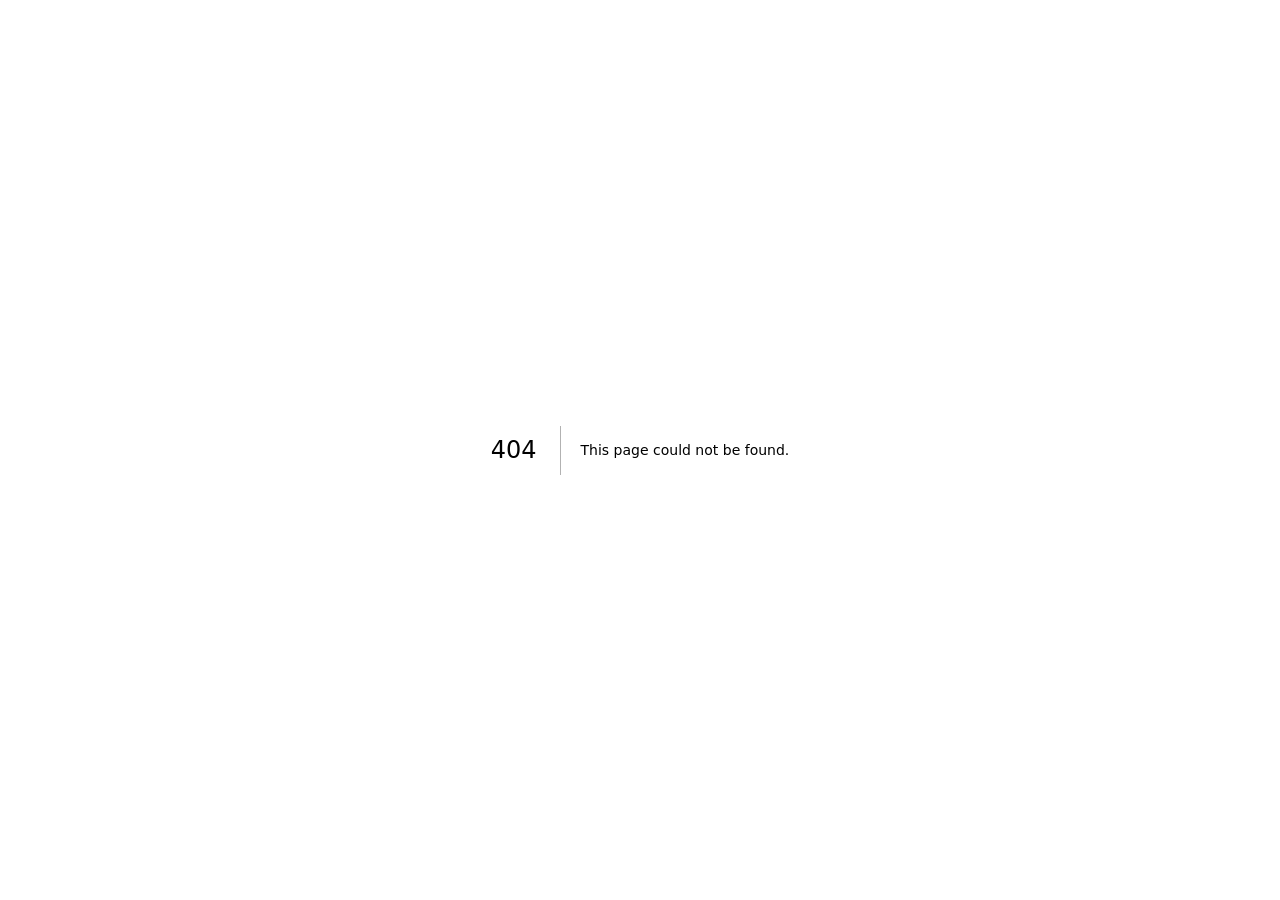
<file: 404/index.html>
<!DOCTYPE html><html lang="en"><head><meta charSet="utf-8"/><meta name="viewport" content="width=device-width, initial-scale=1"/><link rel="stylesheet" href="/_next/static/chunks/0tq6dw6_k2uwd.css" data-precedence="next"/><link rel="preload" as="script" fetchPriority="low" href="/_next/static/chunks/3gc5yxu4ujymg.js"/><script src="/_next/static/chunks/3n3uy-1nmxjdi.js" async=""></script><script src="/_next/static/chunks/3j9pm5otqxm82.js" async=""></script><script src="/_next/static/chunks/turbopack-2f4oae3bsjw1a.js" async=""></script><script src="/_next/static/chunks/1d4h-sglyo8ft.js" async=""></script><script src="/_next/static/chunks/14mumt5_n0xhi.js" async=""></script><meta name="robots" content="noindex"/><meta name="next-size-adjust" content=""/><title>404: This page could not be found.</title><title>Premium Dog Food Nutrition</title><meta name="description" content="Made fresh and vet developed for stronger, healthier dogs."/><link rel="icon" href="/favicon.ico?favicon.2vob68tjqpejf.ico" sizes="256x256" type="image/x-icon"/><script src="/_next/static/chunks/0cz1d0mv5g_q7.js" noModule=""></script></head><body class="inter_tight_ff00e7a6-module__xKRicG__className bg-white text-[#4b5563] antialiased"><div hidden=""><!--$--><!--/$--></div><div style="font-family:system-ui,&quot;Segoe UI&quot;,Roboto,Helvetica,Arial,sans-serif,&quot;Apple Color Emoji&quot;,&quot;Segoe UI Emoji&quot;;height:100vh;text-align:center;display:flex;flex-direction:column;align-items:center;justify-content:center"><div><style>body{color:#000;background:#fff;margin:0}.next-error-h1{border-right:1px solid rgba(0,0,0,.3)}@media (prefers-color-scheme:dark){body{color:#fff;background:#000}.next-error-h1{border-right:1px solid rgba(255,255,255,.3)}}</style><h1 class="next-error-h1" style="display:inline-block;margin:0 20px 0 0;padding:0 23px 0 0;font-size:24px;font-weight:500;vertical-align:top;line-height:49px">404</h1><div style="display:inline-block"><h2 style="font-size:14px;font-weight:400;line-height:49px;margin:0">This page could not be found.</h2></div></div></div><!--$--><!--/$--><script src="/_next/static/chunks/3gc5yxu4ujymg.js" id="_R_" async=""></script><script>(self.__next_f=self.__next_f||[]).push([0])</script><script>self.__next_f.push([1,"1:\"$Sreact.fragment\"\n2:I[39756,[\"/_next/static/chunks/1d4h-sglyo8ft.js\",\"/_next/static/chunks/14mumt5_n0xhi.js\"],\"default\"]\n3:I[37457,[\"/_next/static/chunks/1d4h-sglyo8ft.js\",\"/_next/static/chunks/14mumt5_n0xhi.js\"],\"default\"]\n4:I[97367,[\"/_next/static/chunks/1d4h-sglyo8ft.js\",\"/_next/static/chunks/14mumt5_n0xhi.js\"],\"OutletBoundary\"]\n5:\"$Sreact.suspense\"\n8:I[97367,[\"/_next/static/chunks/1d4h-sglyo8ft.js\",\"/_next/static/chunks/14mumt5_n0xhi.js\"],\"ViewportBoundary\"]\na:I[97367,[\"/_next/static/chunks/1d4h-sglyo8ft.js\",\"/_next/static/chunks/14mumt5_n0xhi.js\"],\"MetadataBoundary\"]\nc:I[68027,[\"/_next/static/chunks/1d4h-sglyo8ft.js\",\"/_next/static/chunks/14mumt5_n0xhi.js\"],\"default\",1]\n:HL[\"/_next/static/chunks/0tq6dw6_k2uwd.css\",\"style\"]\n"])</script><script>self.__next_f.push([1,"0:{\"P\":null,\"c\":[\"\",\"_not-found\",\"\"],\"q\":\"\",\"i\":false,\"f\":[[[\"\",{\"children\":[\"/_not-found\",{\"children\":[\"__PAGE__\",{}]}]},\"$undefined\",\"$undefined\",16],[[\"$\",\"$1\",\"c\",{\"children\":[[[\"$\",\"link\",\"0\",{\"rel\":\"stylesheet\",\"href\":\"/_next/static/chunks/0tq6dw6_k2uwd.css\",\"precedence\":\"next\",\"crossOrigin\":\"$undefined\",\"nonce\":\"$undefined\"}],[\"$\",\"script\",\"script-0\",{\"src\":\"/_next/static/chunks/1d4h-sglyo8ft.js\",\"async\":true,\"nonce\":\"$undefined\"}],[\"$\",\"script\",\"script-1\",{\"src\":\"/_next/static/chunks/14mumt5_n0xhi.js\",\"async\":true,\"nonce\":\"$undefined\"}]],[\"$\",\"html\",null,{\"lang\":\"en\",\"children\":[\"$\",\"body\",null,{\"className\":\"inter_tight_ff00e7a6-module__xKRicG__className bg-white text-[#4b5563] antialiased\",\"children\":[\"$\",\"$L2\",null,{\"parallelRouterKey\":\"children\",\"error\":\"$undefined\",\"errorStyles\":\"$undefined\",\"errorScripts\":\"$undefined\",\"template\":[\"$\",\"$L3\",null,{}],\"templateStyles\":\"$undefined\",\"templateScripts\":\"$undefined\",\"notFound\":[[[\"$\",\"title\",null,{\"children\":\"404: This page could not be found.\"}],[\"$\",\"div\",null,{\"style\":{\"fontFamily\":\"system-ui,\\\"Segoe UI\\\",Roboto,Helvetica,Arial,sans-serif,\\\"Apple Color Emoji\\\",\\\"Segoe UI Emoji\\\"\",\"height\":\"100vh\",\"textAlign\":\"center\",\"display\":\"flex\",\"flexDirection\":\"column\",\"alignItems\":\"center\",\"justifyContent\":\"center\"},\"children\":[\"$\",\"div\",null,{\"children\":[[\"$\",\"style\",null,{\"dangerouslySetInnerHTML\":{\"__html\":\"body{color:#000;background:#fff;margin:0}.next-error-h1{border-right:1px solid rgba(0,0,0,.3)}@media (prefers-color-scheme:dark){body{color:#fff;background:#000}.next-error-h1{border-right:1px solid rgba(255,255,255,.3)}}\"}}],[\"$\",\"h1\",null,{\"className\":\"next-error-h1\",\"style\":{\"display\":\"inline-block\",\"margin\":\"0 20px 0 0\",\"padding\":\"0 23px 0 0\",\"fontSize\":24,\"fontWeight\":500,\"verticalAlign\":\"top\",\"lineHeight\":\"49px\"},\"children\":404}],[\"$\",\"div\",null,{\"style\":{\"display\":\"inline-block\"},\"children\":[\"$\",\"h2\",null,{\"style\":{\"fontSize\":14,\"fontWeight\":400,\"lineHeight\":\"49px\",\"margin\":0},\"children\":\"This page could not be found.\"}]}]]}]}]],[]],\"forbidden\":\"$undefined\",\"unauthorized\":\"$undefined\"}]}]}]]}],{\"children\":[[\"$\",\"$1\",\"c\",{\"children\":[null,[\"$\",\"$L2\",null,{\"parallelRouterKey\":\"children\",\"error\":\"$undefined\",\"errorStyles\":\"$undefined\",\"errorScripts\":\"$undefined\",\"template\":[\"$\",\"$L3\",null,{}],\"templateStyles\":\"$undefined\",\"templateScripts\":\"$undefined\",\"notFound\":\"$undefined\",\"forbidden\":\"$undefined\",\"unauthorized\":\"$undefined\"}]]}],{\"children\":[[\"$\",\"$1\",\"c\",{\"children\":[[[\"$\",\"title\",null,{\"children\":\"404: This page could not be found.\"}],[\"$\",\"div\",null,{\"style\":\"$0:f:0:1:0:props:children:1:props:children:props:children:props:notFound:0:1:props:style\",\"children\":[\"$\",\"div\",null,{\"children\":[[\"$\",\"style\",null,{\"dangerouslySetInnerHTML\":{\"__html\":\"body{color:#000;background:#fff;margin:0}.next-error-h1{border-right:1px solid rgba(0,0,0,.3)}@media (prefers-color-scheme:dark){body{color:#fff;background:#000}.next-error-h1{border-right:1px solid rgba(255,255,255,.3)}}\"}}],[\"$\",\"h1\",null,{\"className\":\"next-error-h1\",\"style\":\"$0:f:0:1:0:props:children:1:props:children:props:children:props:notFound:0:1:props:children:props:children:1:props:style\",\"children\":404}],[\"$\",\"div\",null,{\"style\":\"$0:f:0:1:0:props:children:1:props:children:props:children:props:notFound:0:1:props:children:props:children:2:props:style\",\"children\":[\"$\",\"h2\",null,{\"style\":\"$0:f:0:1:0:props:children:1:props:children:props:children:props:notFound:0:1:props:children:props:children:2:props:children:props:style\",\"children\":\"This page could not be found.\"}]}]]}]}]],null,[\"$\",\"$L4\",null,{\"children\":[\"$\",\"$5\",null,{\"name\":\"Next.MetadataOutlet\",\"children\":\"$@6\"}]}]]}],{},null,false,null]},null,false,\"$@7\"]},null,false,null],[\"$\",\"$1\",\"h\",{\"children\":[[\"$\",\"meta\",null,{\"name\":\"robots\",\"content\":\"noindex\"}],[\"$\",\"$L8\",null,{\"children\":\"$L9\"}],[\"$\",\"div\",null,{\"hidden\":true,\"children\":[\"$\",\"$La\",null,{\"children\":[\"$\",\"$5\",null,{\"name\":\"Next.Metadata\",\"children\":\"$Lb\"}]}]}],[\"$\",\"meta\",null,{\"name\":\"next-size-adjust\",\"content\":\"\"}]]}],false]],\"m\":\"$undefined\",\"G\":[\"$c\",[[\"$\",\"link\",\"0\",{\"rel\":\"stylesheet\",\"href\":\"/_next/static/chunks/0tq6dw6_k2uwd.css\",\"precedence\":\"next\",\"crossOrigin\":\"$undefined\",\"nonce\":\"$undefined\"}]]],\"S\":true,\"h\":null,\"s\":\"$undefined\",\"l\":\"$undefined\",\"p\":\"$undefined\",\"d\":\"$undefined\",\"b\":\"nY8HAYqCqz0jHJDGeBc1G\"}\n"])</script><script>self.__next_f.push([1,"d:[]\n7:\"$Wd\"\n"])</script><script>self.__next_f.push([1,"9:[[\"$\",\"meta\",\"0\",{\"charSet\":\"utf-8\"}],[\"$\",\"meta\",\"1\",{\"name\":\"viewport\",\"content\":\"width=device-width, initial-scale=1\"}]]\n"])</script><script>self.__next_f.push([1,"e:I[27201,[\"/_next/static/chunks/1d4h-sglyo8ft.js\",\"/_next/static/chunks/14mumt5_n0xhi.js\"],\"IconMark\"]\n6:null\nb:[[\"$\",\"title\",\"0\",{\"children\":\"Premium Dog Food Nutrition\"}],[\"$\",\"meta\",\"1\",{\"name\":\"description\",\"content\":\"Made fresh and vet developed for stronger, healthier dogs.\"}],[\"$\",\"link\",\"2\",{\"rel\":\"icon\",\"href\":\"/favicon.ico?favicon.2vob68tjqpejf.ico\",\"sizes\":\"256x256\",\"type\":\"image/x-icon\"}],[\"$\",\"$Le\",\"3\",{}]]\n"])</script></body></html>
</file>
<file: _next/static/chunks/0tq6dw6_k2uwd.css>
@font-face{font-family:Inter Tight;font-style:normal;font-weight:400;font-display:swap;src:url(../media/13ae3e01af63c0ce-s.35p9_4tnsm_o4.woff2)format("woff2");unicode-range:U+460-52F,U+1C80-1C8A,U+20B4,U+2DE0-2DFF,U+A640-A69F,U+FE2E-FE2F}@font-face{font-family:Inter Tight;font-style:normal;font-weight:400;font-display:swap;src:url(../media/0ee4b8f05dcd9fee-s.1q0qwmqzyniyk.woff2)format("woff2");unicode-range:U+301,U+400-45F,U+490-491,U+4B0-4B1,U+2116}@font-face{font-family:Inter Tight;font-style:normal;font-weight:400;font-display:swap;src:url(../media/9eba4caf7edd2921-s.02gir8avbbwr_.woff2)format("woff2");unicode-range:U+1F??}@font-face{font-family:Inter Tight;font-style:normal;font-weight:400;font-display:swap;src:url(../media/f6752bd2263820da-s.3hqxvms4e79hg.woff2)format("woff2");unicode-range:U+370-377,U+37A-37F,U+384-38A,U+38C,U+38E-3A1,U+3A3-3FF}@font-face{font-family:Inter Tight;font-style:normal;font-weight:400;font-display:swap;src:url(../media/f285987c35230861-s.1xbprfp_s2_ea.woff2)format("woff2");unicode-range:U+102-103,U+110-111,U+128-129,U+168-169,U+1A0-1A1,U+1AF-1B0,U+300-301,U+303-304,U+308-309,U+323,U+329,U+1EA0-1EF9,U+20AB}@font-face{font-family:Inter Tight;font-style:normal;font-weight:400;font-display:swap;src:url(../media/b8d1f0a88dfecec3-s.1e3bxj0ebt1gg.woff2)format("woff2");unicode-range:U+100-2BA,U+2BD-2C5,U+2C7-2CC,U+2CE-2D7,U+2DD-2FF,U+304,U+308,U+329,U+1D00-1DBF,U+1E00-1E9F,U+1EF2-1EFF,U+2020,U+20A0-20AB,U+20AD-20C0,U+2113,U+2C60-2C7F,U+A720-A7FF}@font-face{font-family:Inter Tight;font-style:normal;font-weight:400;font-display:swap;src:url(../media/ab57efd000576a30-s.p.3fofz6dws3mg0.woff2)format("woff2");unicode-range:U+??,U+131,U+152-153,U+2BB-2BC,U+2C6,U+2DA,U+2DC,U+304,U+308,U+329,U+2000-206F,U+20AC,U+2122,U+2191,U+2193,U+2212,U+2215,U+FEFF,U+FFFD}@font-face{font-family:Inter Tight;font-style:normal;font-weight:500;font-display:swap;src:url(../media/13ae3e01af63c0ce-s.35p9_4tnsm_o4.woff2)format("woff2");unicode-range:U+460-52F,U+1C80-1C8A,U+20B4,U+2DE0-2DFF,U+A640-A69F,U+FE2E-FE2F}@font-face{font-family:Inter Tight;font-style:normal;font-weight:500;font-display:swap;src:url(../media/0ee4b8f05dcd9fee-s.1q0qwmqzyniyk.woff2)format("woff2");unicode-range:U+301,U+400-45F,U+490-491,U+4B0-4B1,U+2116}@font-face{font-family:Inter Tight;font-style:normal;font-weight:500;font-display:swap;src:url(../media/9eba4caf7edd2921-s.02gir8avbbwr_.woff2)format("woff2");unicode-range:U+1F??}@font-face{font-family:Inter Tight;font-style:normal;font-weight:500;font-display:swap;src:url(../media/f6752bd2263820da-s.3hqxvms4e79hg.woff2)format("woff2");unicode-range:U+370-377,U+37A-37F,U+384-38A,U+38C,U+38E-3A1,U+3A3-3FF}@font-face{font-family:Inter Tight;font-style:normal;font-weight:500;font-display:swap;src:url(../media/f285987c35230861-s.1xbprfp_s2_ea.woff2)format("woff2");unicode-range:U+102-103,U+110-111,U+128-129,U+168-169,U+1A0-1A1,U+1AF-1B0,U+300-301,U+303-304,U+308-309,U+323,U+329,U+1EA0-1EF9,U+20AB}@font-face{font-family:Inter Tight;font-style:normal;font-weight:500;font-display:swap;src:url(../media/b8d1f0a88dfecec3-s.1e3bxj0ebt1gg.woff2)format("woff2");unicode-range:U+100-2BA,U+2BD-2C5,U+2C7-2CC,U+2CE-2D7,U+2DD-2FF,U+304,U+308,U+329,U+1D00-1DBF,U+1E00-1E9F,U+1EF2-1EFF,U+2020,U+20A0-20AB,U+20AD-20C0,U+2113,U+2C60-2C7F,U+A720-A7FF}@font-face{font-family:Inter Tight;font-style:normal;font-weight:500;font-display:swap;src:url(../media/ab57efd000576a30-s.p.3fofz6dws3mg0.woff2)format("woff2");unicode-range:U+??,U+131,U+152-153,U+2BB-2BC,U+2C6,U+2DA,U+2DC,U+304,U+308,U+329,U+2000-206F,U+20AC,U+2122,U+2191,U+2193,U+2212,U+2215,U+FEFF,U+FFFD}@font-face{font-family:Inter Tight;font-style:normal;font-weight:600;font-display:swap;src:url(../media/13ae3e01af63c0ce-s.35p9_4tnsm_o4.woff2)format("woff2");unicode-range:U+460-52F,U+1C80-1C8A,U+20B4,U+2DE0-2DFF,U+A640-A69F,U+FE2E-FE2F}@font-face{font-family:Inter Tight;font-style:normal;font-weight:600;font-display:swap;src:url(../media/0ee4b8f05dcd9fee-s.1q0qwmqzyniyk.woff2)format("woff2");unicode-range:U+301,U+400-45F,U+490-491,U+4B0-4B1,U+2116}@font-face{font-family:Inter Tight;font-style:normal;font-weight:600;font-display:swap;src:url(../media/9eba4caf7edd2921-s.02gir8avbbwr_.woff2)format("woff2");unicode-range:U+1F??}@font-face{font-family:Inter Tight;font-style:normal;font-weight:600;font-display:swap;src:url(../media/f6752bd2263820da-s.3hqxvms4e79hg.woff2)format("woff2");unicode-range:U+370-377,U+37A-37F,U+384-38A,U+38C,U+38E-3A1,U+3A3-3FF}@font-face{font-family:Inter Tight;font-style:normal;font-weight:600;font-display:swap;src:url(../media/f285987c35230861-s.1xbprfp_s2_ea.woff2)format("woff2");unicode-range:U+102-103,U+110-111,U+128-129,U+168-169,U+1A0-1A1,U+1AF-1B0,U+300-301,U+303-304,U+308-309,U+323,U+329,U+1EA0-1EF9,U+20AB}@font-face{font-family:Inter Tight;font-style:normal;font-weight:600;font-display:swap;src:url(../media/b8d1f0a88dfecec3-s.1e3bxj0ebt1gg.woff2)format("woff2");unicode-range:U+100-2BA,U+2BD-2C5,U+2C7-2CC,U+2CE-2D7,U+2DD-2FF,U+304,U+308,U+329,U+1D00-1DBF,U+1E00-1E9F,U+1EF2-1EFF,U+2020,U+20A0-20AB,U+20AD-20C0,U+2113,U+2C60-2C7F,U+A720-A7FF}@font-face{font-family:Inter Tight;font-style:normal;font-weight:600;font-display:swap;src:url(../media/ab57efd000576a30-s.p.3fofz6dws3mg0.woff2)format("woff2");unicode-range:U+??,U+131,U+152-153,U+2BB-2BC,U+2C6,U+2DA,U+2DC,U+304,U+308,U+329,U+2000-206F,U+20AC,U+2122,U+2191,U+2193,U+2212,U+2215,U+FEFF,U+FFFD}@font-face{font-family:Inter Tight;font-style:normal;font-weight:800;font-display:swap;src:url(../media/13ae3e01af63c0ce-s.35p9_4tnsm_o4.woff2)format("woff2");unicode-range:U+460-52F,U+1C80-1C8A,U+20B4,U+2DE0-2DFF,U+A640-A69F,U+FE2E-FE2F}@font-face{font-family:Inter Tight;font-style:normal;font-weight:800;font-display:swap;src:url(../media/0ee4b8f05dcd9fee-s.1q0qwmqzyniyk.woff2)format("woff2");unicode-range:U+301,U+400-45F,U+490-491,U+4B0-4B1,U+2116}@font-face{font-family:Inter Tight;font-style:normal;font-weight:800;font-display:swap;src:url(../media/9eba4caf7edd2921-s.02gir8avbbwr_.woff2)format("woff2");unicode-range:U+1F??}@font-face{font-family:Inter Tight;font-style:normal;font-weight:800;font-display:swap;src:url(../media/f6752bd2263820da-s.3hqxvms4e79hg.woff2)format("woff2");unicode-range:U+370-377,U+37A-37F,U+384-38A,U+38C,U+38E-3A1,U+3A3-3FF}@font-face{font-family:Inter Tight;font-style:normal;font-weight:800;font-display:swap;src:url(../media/f285987c35230861-s.1xbprfp_s2_ea.woff2)format("woff2");unicode-range:U+102-103,U+110-111,U+128-129,U+168-169,U+1A0-1A1,U+1AF-1B0,U+300-301,U+303-304,U+308-309,U+323,U+329,U+1EA0-1EF9,U+20AB}@font-face{font-family:Inter Tight;font-style:normal;font-weight:800;font-display:swap;src:url(../media/b8d1f0a88dfecec3-s.1e3bxj0ebt1gg.woff2)format("woff2");unicode-range:U+100-2BA,U+2BD-2C5,U+2C7-2CC,U+2CE-2D7,U+2DD-2FF,U+304,U+308,U+329,U+1D00-1DBF,U+1E00-1E9F,U+1EF2-1EFF,U+2020,U+20A0-20AB,U+20AD-20C0,U+2113,U+2C60-2C7F,U+A720-A7FF}@font-face{font-family:Inter Tight;font-style:normal;font-weight:800;font-display:swap;src:url(../media/ab57efd000576a30-s.p.3fofz6dws3mg0.woff2)format("woff2");unicode-range:U+??,U+131,U+152-153,U+2BB-2BC,U+2C6,U+2DA,U+2DC,U+304,U+308,U+329,U+2000-206F,U+20AC,U+2122,U+2191,U+2193,U+2212,U+2215,U+FEFF,U+FFFD}@font-face{font-family:Inter Tight Fallback;src:local(Arial);ascent-override:100.51%;descent-override:25.03%;line-gap-override:0.0%;size-adjust:96.39%}.inter_tight_ff00e7a6-module__xKRicG__className{font-family:Inter Tight,Inter Tight Fallback;font-style:normal}
@layer properties{@supports (((-webkit-hyphens:none)) and (not (margin-trim:inline))) or ((-moz-orient:inline) and (not (color:rgb(from red r g b)))){*,:before,:after,::backdrop{--tw-space-y-reverse:0;--tw-border-style:solid;--tw-leading:initial;--tw-font-weight:initial;--tw-shadow:0 0 #0000;--tw-shadow-color:initial;--tw-shadow-alpha:100%;--tw-inset-shadow:0 0 #0000;--tw-inset-shadow-color:initial;--tw-inset-shadow-alpha:100%;--tw-ring-color:initial;--tw-ring-shadow:0 0 #0000;--tw-inset-ring-color:initial;--tw-inset-ring-shadow:0 0 #0000;--tw-ring-inset:initial;--tw-ring-offset-width:0px;--tw-ring-offset-color:#fff;--tw-ring-offset-shadow:0 0 #0000;--tw-duration:initial}}}@layer theme{:root,:host{--color-gray-100:#f3f4f6;--color-white:#fff;--spacing:.25rem;--container-6xl:72rem;--text-xs:.75rem;--text-xs--line-height:calc(1 / .75);--text-sm:.875rem;--text-sm--line-height:calc(1.25 / .875);--text-lg:1.125rem;--text-lg--line-height:calc(1.75 / 1.125);--text-2xl:1.5rem;--text-2xl--line-height:calc(2 / 1.5);--text-3xl:1.875rem;--text-3xl--line-height:calc(2.25 / 1.875);--text-4xl:2.25rem;--text-4xl--line-height:calc(2.5 / 2.25);--text-5xl:3rem;--text-5xl--line-height:1;--font-weight-semibold:600;--leading-tight:1.25;--leading-snug:1.375;--leading-relaxed:1.625;--radius-lg:.5rem;--radius-xl:.75rem;--default-transition-duration:.15s;--default-transition-timing-function:cubic-bezier(.4, 0, .2, 1);--default-font-family:var(--font-geist-sans);--default-mono-font-family:var(--font-geist-mono)}@supports (color:lab(0% 0 0)){:root,:host{--color-gray-100:lab(96.1596% -.0823438 -1.13575)}}}@layer base{*,:after,:before,::backdrop{box-sizing:border-box;border:0 solid;margin:0;padding:0}::file-selector-button{box-sizing:border-box;border:0 solid;margin:0;padding:0}html,:host{-webkit-text-size-adjust:100%;tab-size:4;line-height:1.5;font-family:var(--default-font-family,ui-sans-serif, system-ui, sans-serif, "Apple Color Emoji", "Segoe UI Emoji", "Segoe UI Symbol", "Noto Color Emoji");font-feature-settings:var(--default-font-feature-settings,normal);font-variation-settings:var(--default-font-variation-settings,normal);-webkit-tap-highlight-color:transparent}hr{height:0;color:inherit;border-top-width:1px}abbr:where([title]){-webkit-text-decoration:underline dotted;text-decoration:underline dotted}h1,h2,h3,h4,h5,h6{font-size:inherit;font-weight:inherit}a{color:inherit;-webkit-text-decoration:inherit;-webkit-text-decoration:inherit;-webkit-text-decoration:inherit;-webkit-text-decoration:inherit;text-decoration:inherit}b,strong{font-weight:bolder}code,kbd,samp,pre{font-family:var(--default-mono-font-family,ui-monospace, SFMono-Regular, Menlo, Monaco, Consolas, "Liberation Mono", "Courier New", monospace);font-feature-settings:var(--default-mono-font-feature-settings,normal);font-variation-settings:var(--default-mono-font-variation-settings,normal);font-size:1em}small{font-size:80%}sub,sup{vertical-align:baseline;font-size:75%;line-height:0;position:relative}sub{bottom:-.25em}sup{top:-.5em}table{text-indent:0;border-color:inherit;border-collapse:collapse}:-moz-focusring{outline:auto}progress{vertical-align:baseline}summary{display:list-item}ol,ul,menu{list-style:none}img,svg,video,canvas,audio,iframe,embed,object{vertical-align:middle;display:block}img,video{max-width:100%;height:auto}button,input,select,optgroup,textarea{font:inherit;font-feature-settings:inherit;font-variation-settings:inherit;letter-spacing:inherit;color:inherit;opacity:1;background-color:#0000;border-radius:0}::file-selector-button{font:inherit;font-feature-settings:inherit;font-variation-settings:inherit;letter-spacing:inherit;color:inherit;opacity:1;background-color:#0000;border-radius:0}:where(select:is([multiple],[size])) optgroup{font-weight:bolder}:where(select:is([multiple],[size])) optgroup option{padding-inline-start:20px}::file-selector-button{margin-inline-end:4px}::placeholder{opacity:1}@supports (not ((-webkit-appearance:-apple-pay-button))) or (contain-intrinsic-size:1px){::placeholder{color:currentColor}@supports (color:color-mix(in lab, red, red)){::placeholder{color:color-mix(in oklab, currentcolor 50%, transparent)}}}textarea{resize:vertical}::-webkit-search-decoration{-webkit-appearance:none}::-webkit-date-and-time-value{min-height:1lh;text-align:inherit}::-webkit-datetime-edit{display:inline-flex}::-webkit-datetime-edit-fields-wrapper{padding:0}::-webkit-datetime-edit{padding-block:0}::-webkit-datetime-edit-year-field{padding-block:0}::-webkit-datetime-edit-month-field{padding-block:0}::-webkit-datetime-edit-day-field{padding-block:0}::-webkit-datetime-edit-hour-field{padding-block:0}::-webkit-datetime-edit-minute-field{padding-block:0}::-webkit-datetime-edit-second-field{padding-block:0}::-webkit-datetime-edit-millisecond-field{padding-block:0}::-webkit-datetime-edit-meridiem-field{padding-block:0}::-webkit-calendar-picker-indicator{line-height:1}:-moz-ui-invalid{box-shadow:none}button,input:where([type=button],[type=reset],[type=submit]){appearance:button}::file-selector-button{appearance:button}::-webkit-inner-spin-button{height:auto}::-webkit-outer-spin-button{height:auto}[hidden]:where(:not([hidden=until-found])){display:none!important}}@layer components;@layer utilities{.visible{visibility:visible}.relative{position:relative}.static{position:static}.order-1{order:1}.order-2{order:2}.mx-auto{margin-inline:auto}.mt-0{margin-top:0}.mt-0\.5{margin-top:calc(var(--spacing) * .5)}.mt-1{margin-top:var(--spacing)}.mt-8{margin-top:calc(var(--spacing) * 8)}.mt-16{margin-top:calc(var(--spacing) * 16)}.mb-4{margin-bottom:calc(var(--spacing) * 4)}.mb-6{margin-bottom:calc(var(--spacing) * 6)}.mb-8{margin-bottom:calc(var(--spacing) * 8)}.mb-16{margin-bottom:calc(var(--spacing) * 16)}.flex{display:flex}.grid{display:grid}.hidden{display:none}.h-13{height:calc(var(--spacing) * 13)}.h-64{height:calc(var(--spacing) * 64)}.h-\[300px\]{height:300px}.min-h-screen{min-height:100vh}.w-13{width:calc(var(--spacing) * 13)}.w-64{width:calc(var(--spacing) * 64)}.w-full{width:100%}.max-w-6xl{max-width:var(--container-6xl)}.flex-1{flex:1}.shrink-0{flex-shrink:0}.cursor-pointer{cursor:pointer}.grid-cols-1{grid-template-columns:repeat(1,minmax(0,1fr))}.flex-col{flex-direction:column}.flex-wrap{flex-wrap:wrap}.items-center{align-items:center}.items-start{align-items:flex-start}.justify-center{justify-content:center}.gap-1\.5{gap:calc(var(--spacing) * 1.5)}.gap-4{gap:calc(var(--spacing) * 4)}.gap-6{gap:calc(var(--spacing) * 6)}.gap-12{gap:calc(var(--spacing) * 12)}:where(.space-y-4>:not(:last-child)){--tw-space-y-reverse:0;margin-block-start:calc(calc(var(--spacing) * 4) * var(--tw-space-y-reverse));margin-block-end:calc(calc(var(--spacing) * 4) * calc(1 - var(--tw-space-y-reverse)))}.gap-y-12{row-gap:calc(var(--spacing) * 12)}.overflow-hidden{overflow:hidden}.rounded-full{border-radius:3.40282e38px}.rounded-lg{border-radius:var(--radius-lg)}.rounded-xl{border-radius:var(--radius-xl)}.border-2{border-style:var(--tw-border-style);border-width:2px}.border-gray-100{border-color:var(--color-gray-100)}.bg-\[\#ea6b42\]{background-color:#ea6b42}.bg-\[\#f8f9fa\]{background-color:#f8f9fa}.bg-white{background-color:var(--color-white)}.object-cover{object-fit:cover}.p-0{padding:0}.px-4{padding-inline:calc(var(--spacing) * 4)}.px-8{padding-inline:calc(var(--spacing) * 8)}.px-19{padding-inline:calc(var(--spacing) * 19)}.py-3\.5{padding-block:calc(var(--spacing) * 3.5)}.py-6{padding-block:calc(var(--spacing) * 6)}.py-16{padding-block:calc(var(--spacing) * 16)}.text-center{text-align:center}.text-left{text-align:left}.text-2xl{font-size:var(--text-2xl);line-height:var(--tw-leading,var(--text-2xl--line-height))}.text-3xl{font-size:var(--text-3xl);line-height:var(--tw-leading,var(--text-3xl--line-height))}.text-lg{font-size:var(--text-lg);line-height:var(--tw-leading,var(--text-lg--line-height))}.text-sm{font-size:var(--text-sm);line-height:var(--tw-leading,var(--text-sm--line-height))}.text-xs{font-size:var(--text-xs);line-height:var(--tw-leading,var(--text-xs--line-height))}.leading-relaxed{--tw-leading:var(--leading-relaxed);line-height:var(--leading-relaxed)}.leading-snug{--tw-leading:var(--leading-snug);line-height:var(--leading-snug)}.leading-tight{--tw-leading:var(--leading-tight);line-height:var(--leading-tight)}.font-semibold{--tw-font-weight:var(--font-weight-semibold);font-weight:var(--font-weight-semibold)}.text-\[\#1f2937\]{color:#1f2937}.text-\[\#4b5563\]{color:#4b5563}.text-\[\#6b7280\]{color:#6b7280}.text-\[\#111827\]{color:#111827}.text-\[\#424153\]{color:#424153}.text-\[\#ea6b42\]{color:#ea6b42}.text-white{color:var(--color-white)}.antialiased{-webkit-font-smoothing:antialiased;-moz-osx-font-smoothing:grayscale}.shadow-sm{--tw-shadow:0 1px 3px 0 var(--tw-shadow-color,#0000001a), 0 1px 2px -1px var(--tw-shadow-color,#0000001a);box-shadow:var(--tw-inset-shadow), var(--tw-inset-ring-shadow), var(--tw-ring-offset-shadow), var(--tw-ring-shadow), var(--tw-shadow)}.shadow-xl{--tw-shadow:0 20px 25px -5px var(--tw-shadow-color,#0000001a), 0 8px 10px -6px var(--tw-shadow-color,#0000001a);box-shadow:var(--tw-inset-shadow), var(--tw-inset-ring-shadow), var(--tw-ring-offset-shadow), var(--tw-ring-shadow), var(--tw-shadow)}.transition-all{transition-property:all;transition-timing-function:var(--tw-ease,var(--default-transition-timing-function));transition-duration:var(--tw-duration,var(--default-transition-duration))}.duration-200{--tw-duration:.2s;transition-duration:.2s}@media (hover:hover){.hover\:bg-\[\#d45a33\]:hover{background-color:#d45a33}.hover\:shadow-md:hover{--tw-shadow:0 4px 6px -1px var(--tw-shadow-color,#0000001a), 0 2px 4px -2px var(--tw-shadow-color,#0000001a);box-shadow:var(--tw-inset-shadow), var(--tw-inset-ring-shadow), var(--tw-ring-offset-shadow), var(--tw-ring-shadow), var(--tw-shadow)}}@media (min-width:48rem){.md\:order-1{order:1}.md\:order-2{order:2}.md\:col-start-1{grid-column-start:1}.md\:col-start-2{grid-column-start:2}.md\:col-start-3{grid-column-start:3}.md\:row-span-2{grid-row:span 2/span 2}.md\:row-start-1{grid-row-start:1}.md\:row-start-2{grid-row-start:2}.md\:block{display:block}.md\:h-72{height:calc(var(--spacing) * 72)}.md\:h-\[400px\]{height:400px}.md\:h-\[450px\]{height:450px}.md\:w-72{width:calc(var(--spacing) * 72)}.md\:grid-cols-3{grid-template-columns:repeat(3,minmax(0,1fr))}.md\:flex-row{flex-direction:row}.md\:gap-20{gap:calc(var(--spacing) * 20)}.md\:gap-x-8{column-gap:calc(var(--spacing) * 8)}.md\:py-0{padding-block:0}.md\:py-24{padding-block:calc(var(--spacing) * 24)}.md\:text-4xl{font-size:var(--text-4xl);line-height:var(--tw-leading,var(--text-4xl--line-height))}.md\:text-5xl{font-size:var(--text-5xl);line-height:var(--tw-leading,var(--text-5xl--line-height))}}}:root{--background:#fff;--foreground:#171717}@media (prefers-color-scheme:dark){:root{--background:#0a0a0a;--foreground:#ededed}}body{background:var(--background);color:var(--foreground);font-family:Arial,Helvetica,sans-serif}@property --tw-space-y-reverse{syntax:"*";inherits:false;initial-value:0}@property --tw-border-style{syntax:"*";inherits:false;initial-value:solid}@property --tw-leading{syntax:"*";inherits:false}@property --tw-font-weight{syntax:"*";inherits:false}@property --tw-shadow{syntax:"*";inherits:false;initial-value:0 0 #0000}@property --tw-shadow-color{syntax:"*";inherits:false}@property --tw-shadow-alpha{syntax:"<percentage>";inherits:false;initial-value:100%}@property --tw-inset-shadow{syntax:"*";inherits:false;initial-value:0 0 #0000}@property --tw-inset-shadow-color{syntax:"*";inherits:false}@property --tw-inset-shadow-alpha{syntax:"<percentage>";inherits:false;initial-value:100%}@property --tw-ring-color{syntax:"*";inherits:false}@property --tw-ring-shadow{syntax:"*";inherits:false;initial-value:0 0 #0000}@property --tw-inset-ring-color{syntax:"*";inherits:false}@property --tw-inset-ring-shadow{syntax:"*";inherits:false;initial-value:0 0 #0000}@property --tw-ring-inset{syntax:"*";inherits:false}@property --tw-ring-offset-width{syntax:"<length>";inherits:false;initial-value:0}@property --tw-ring-offset-color{syntax:"*";inherits:false;initial-value:#fff}@property --tw-ring-offset-shadow{syntax:"*";inherits:false;initial-value:0 0 #0000}@property --tw-duration{syntax:"*";inherits:false}
</file>
